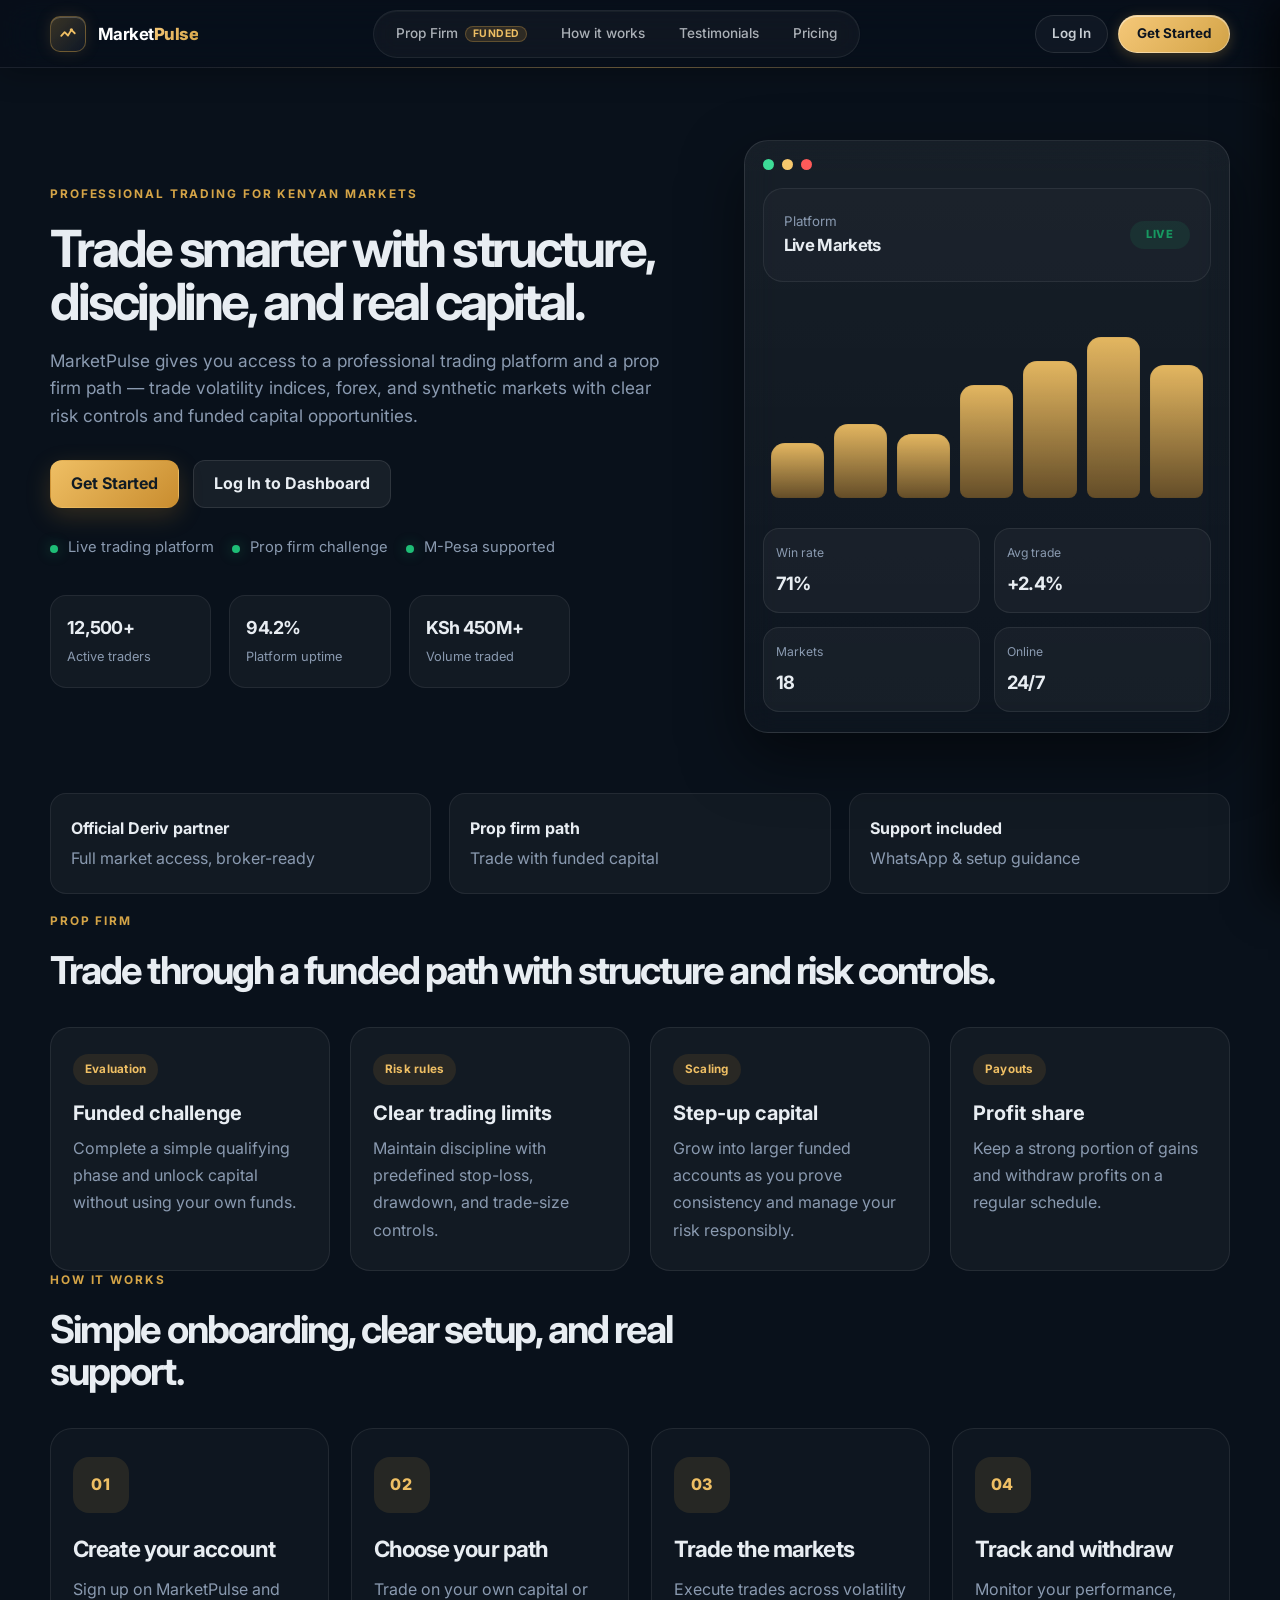
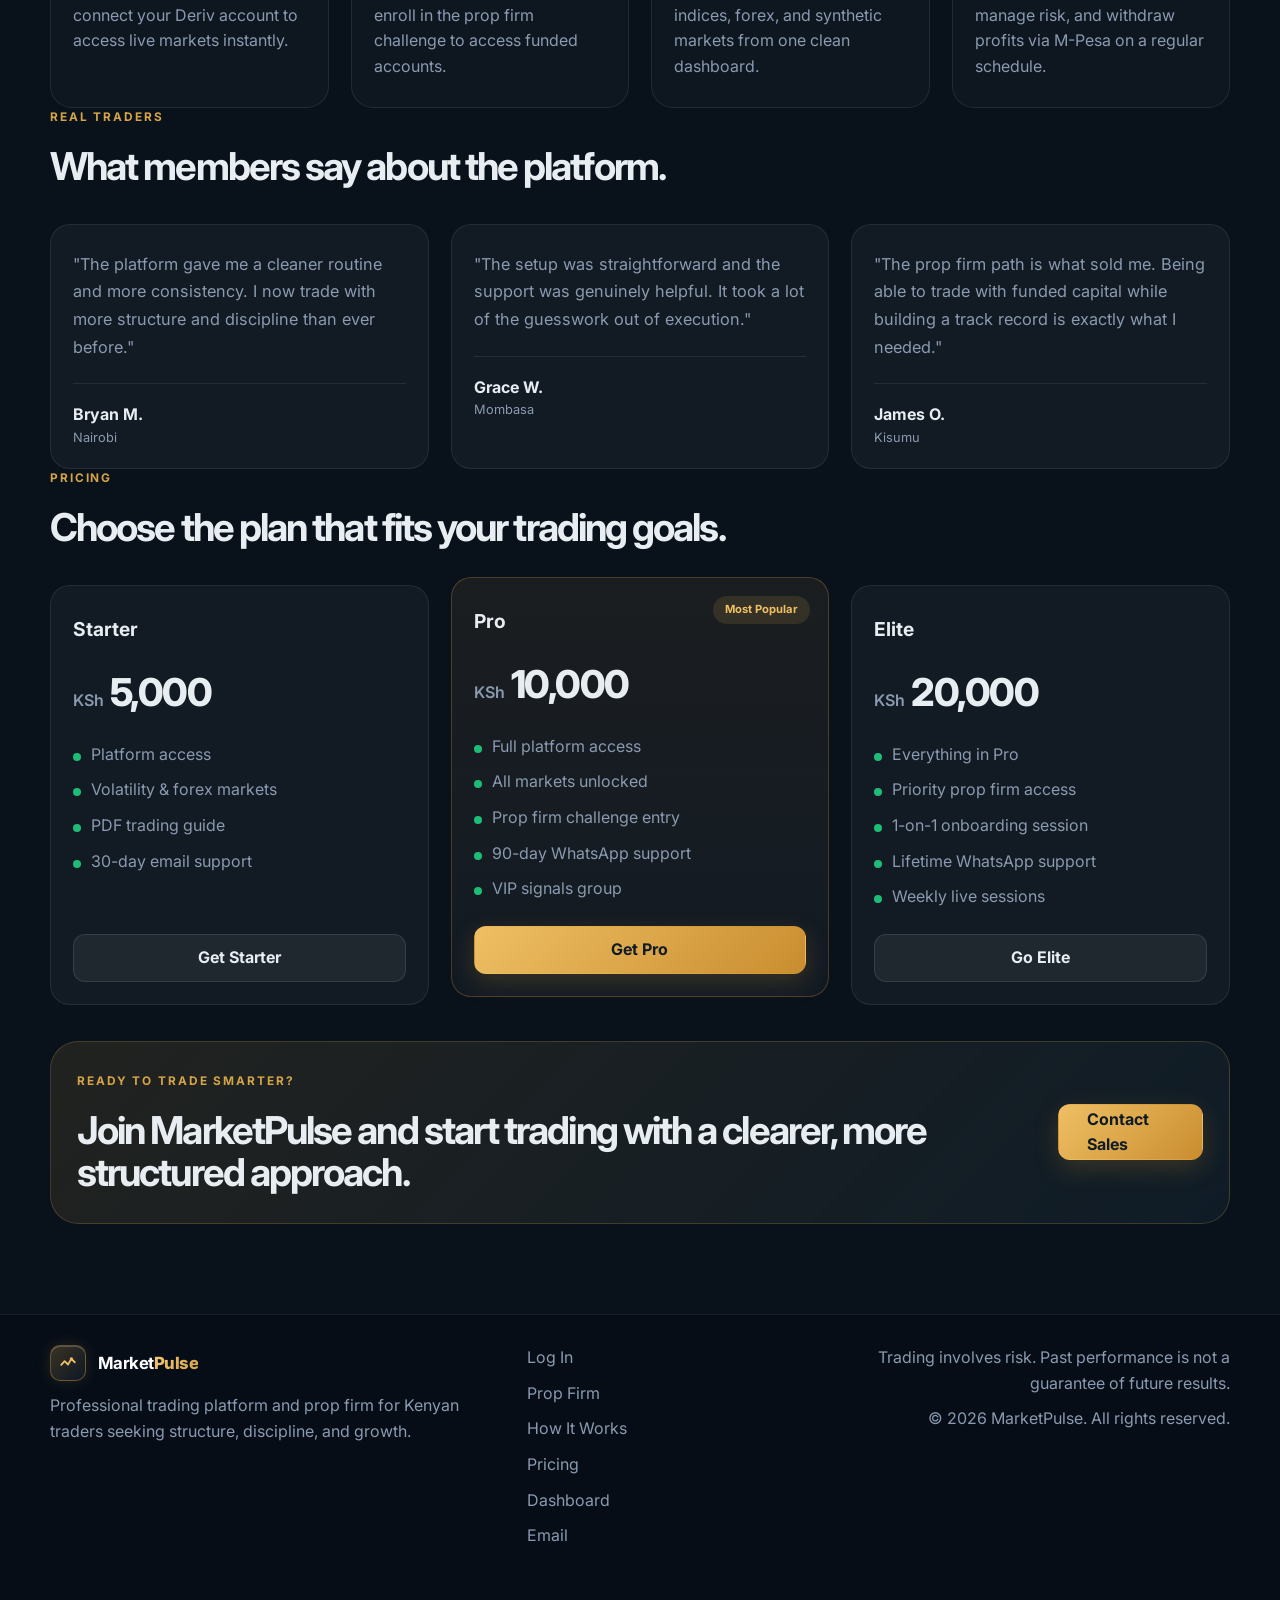
<file: index.html>
<!DOCTYPE html>
<html lang="en">

<head>
  <meta charset="UTF-8" />
  <meta name="viewport" content="width=device-width, initial-scale=1.0" />
  <meta name="description"
    content="MarketPulse — a professional trading platform and prop firm for Kenyan traders. Trade structured markets with discipline, real capital, and clear risk controls." />
  <title>MarketPulse | Professional Trading Platform</title>
  <link rel="preconnect" href="https://fonts.googleapis.com" />
  <link rel="preconnect" href="https://fonts.gstatic.com" crossorigin />
  <link href="https://fonts.googleapis.com/css2?family=Inter:wght@400;500;600;700;800;900&display=swap"
    rel="stylesheet" />
  <link rel="stylesheet" href="styles.css" />
</head>

<body>
  <header class="site-header">
    <div class="container nav-wrap">
      <a href="#top" class="brand" aria-label="MarketPulse home">
        <span class="brand-mark">
          <svg width="18" height="18" viewBox="0 0 24 24" fill="none">
            <path d="M3 14.5L7.5 9.5L12 14L16.5 6.5L21 11" stroke="currentColor" stroke-width="2.4" stroke-linecap="round" stroke-linejoin="round"/>
            <circle cx="16.5" cy="6.5" r="2.2" fill="currentColor"/>
          </svg>
        </span>
        <span class="brand-text">Market<span class="brand-accent">Pulse</span></span>
      </a>

      <nav class="main-nav" aria-label="Main navigation">
        <a href="#propfirm" class="nav-link">Prop Firm <span class="nav-badge">Funded</span></a>
        <a href="#process" class="nav-link">How it works</a>
        <a href="#results" class="nav-link">Testimonials</a>
        <a href="#pricing" class="nav-link">Pricing</a>
      </nav>

      <div class="nav-cta">
        <a href="login.html" class="nav-btn nav-btn-ghost">Log In</a>
        <a href="signup.html" class="nav-btn nav-btn-primary">Get Started</a>
      </div>

      <button class="mobile-site-toggle" id="siteNavToggle" aria-label="Open mobile menu">
        <span class="toggle-bar"></span>
        <span class="toggle-bar"></span>
      </button>
    </div>
  </header>

  <!-- MOBILE SITE DRAWER -->
  <div class="site-nav-overlay" id="siteNavOverlay"></div>
  <div class="site-nav-drawer" id="siteNavDrawer">
    <div class="drawer-header">
      <a href="#top" class="brand">
        <span class="brand-mark">
          <svg width="18" height="18" viewBox="0 0 24 24" fill="none">
            <path d="M3 14.5L7.5 9.5L12 14L16.5 6.5L21 11" stroke="currentColor" stroke-width="2.4" stroke-linecap="round" stroke-linejoin="round"/>
            <circle cx="16.5" cy="6.5" r="2.2" fill="currentColor"/>
          </svg>
        </span>
        <span class="brand-text">Market<span class="brand-accent">Pulse</span></span>
      </a>
      <button class="drawer-close" id="siteNavClose" aria-label="Close menu">&times;</button>
    </div>
    <div class="drawer-actions">
      <a href="signup.html" class="btn btn-primary full">Get Started</a>
      <a href="login.html" class="btn btn-secondary full">Log In to Dashboard</a>
    </div>
    <nav class="drawer-nav">
      <a href="#propfirm" class="drawer-link">
        <span>Prop Firm</span>
        <span class="drawer-link-badge">Funded</span>
      </a>
      <a href="#process" class="drawer-link">
        <span>How It Works</span>
        <span class="drawer-arrow">→</span>
      </a>
      <a href="#results" class="drawer-link">
        <span>Testimonials</span>
        <span class="drawer-arrow">→</span>
      </a>
      <a href="#pricing" class="drawer-link">
        <span>Pricing & Plans</span>
        <span class="drawer-arrow">→</span>
      </a>
      <a href="dashboard.html" class="drawer-link drawer-link-accent">
        <span>Live Dashboard</span>
        <span class="drawer-arrow">→</span>
      </a>
    </nav>
  </div>

  <main id="top">
    <section class="hero">
      <div class="container hero-grid">
        <div class="hero-copy">
          <p class="eyebrow">Professional trading for Kenyan markets</p>
          <h1>Trade smarter with structure, discipline, and real capital.</h1>
          <p class="lead">
            MarketPulse gives you access to a professional trading platform and a
            prop firm path — trade volatility indices, forex, and synthetic markets
            with clear risk controls and funded capital opportunities.
          </p>

          <div class="hero-actions">
            <a href="signup.html" class="btn btn-primary">Get Started</a>
            <a href="login.html" class="btn btn-secondary">Log In to Dashboard</a>
          </div>

          <ul class="trust-list" aria-label="trust features">
            <li>Live trading platform</li>
            <li>Prop firm challenge</li>
            <li>M-Pesa supported</li>
          </ul>

          <div class="stats-row" aria-label="performance metrics">
            <div>
              <strong>12,500+</strong>
              <span>Active traders</span>
            </div>
            <div>
              <strong>94.2%</strong>
              <span>Platform uptime</span>
            </div>
            <div>
              <strong>KSh 450M+</strong>
              <span>Volume traded</span>
            </div>
          </div>
        </div>

        <div class="hero-visual" aria-label="Trading platform preview">
          <div class="dashboard-card main-card">
            <div class="card-head">
              <span class="dot green"></span>
              <span class="dot amber"></span>
              <span class="dot red"></span>
            </div>

            <div class="panel header-panel">
              <div>
                <small>Platform</small>
                <strong>Live Markets</strong>
              </div>
              <span class="badge live">LIVE</span>
            </div>

            <div class="chart-bars" aria-hidden="true">
              <span style="height: 28%"></span>
              <span style="height: 38%"></span>
              <span style="height: 33%"></span>
              <span style="height: 58%"></span>
              <span style="height: 70%"></span>
              <span style="height: 82%"></span>
              <span style="height: 68%"></span>
            </div>

            <div class="mini-grid">
              <div class="mini-tile">
                <span>Win rate</span>
                <strong>71%</strong>
              </div>
              <div class="mini-tile">
                <span>Avg trade</span>
                <strong>+2.4%</strong>
              </div>
              <div class="mini-tile">
                <span>Markets</span>
                <strong>18</strong>
              </div>
              <div class="mini-tile">
                <span>Online</span>
                <strong>24/7</strong>
              </div>
            </div>
          </div>
        </div>
      </div>
    </section>

    <section class="feature-strip">
      <div class="container feature-strip-wrap">
        <div class="feature-item">
          <strong>Official Deriv partner</strong>
          <span>Full market access, broker-ready</span>
        </div>
        <div class="feature-item">
          <strong>Prop firm path</strong>
          <span>Trade with funded capital</span>
        </div>
        <div class="feature-item">
          <strong>Support included</strong>
          <span>WhatsApp & setup guidance</span>
        </div>
      </div>
    </section>

    <section id="propfirm" class="section section-alt">
      <div class="container">
        <div class="section-heading">
          <p class="eyebrow accent">Prop firm</p>
          <h2>Trade through a funded path with structure and risk controls.</h2>
        </div>

        <div class="prop-firm-grid">
          <div class="prop-card">
            <span class="prop-card-tag">Evaluation</span>
            <h3>Funded challenge</h3>
            <p>Complete a simple qualifying phase and unlock capital without using your own funds.</p>
          </div>
          <div class="prop-card">
            <span class="prop-card-tag">Risk rules</span>
            <h3>Clear trading limits</h3>
            <p>Maintain discipline with predefined stop-loss, drawdown, and trade-size controls.</p>
          </div>
          <div class="prop-card">
            <span class="prop-card-tag">Scaling</span>
            <h3>Step-up capital</h3>
            <p>Grow into larger funded accounts as you prove consistency and manage your risk responsibly.</p>
          </div>
          <div class="prop-card">
            <span class="prop-card-tag">Payouts</span>
            <h3>Profit share</h3>
            <p>Keep a strong portion of gains and withdraw profits on a regular schedule.</p>
          </div>
        </div>
      </div>
    </section>

    <section id="process" class="section">
      <div class="container">
        <div class="section-heading narrow">
          <p class="eyebrow accent">How it works</p>
          <h2>Simple onboarding, clear setup, and real support.</h2>
        </div>

        <div class="steps-grid">
          <div class="step-item">
            <span class="step-number">01</span>
            <h3>Create your account</h3>
            <p>Sign up on MarketPulse and connect your Deriv account to access live markets instantly.</p>
          </div>
          <div class="step-item">
            <span class="step-number">02</span>
            <h3>Choose your path</h3>
            <p>Trade on your own capital or enroll in the prop firm challenge to access funded accounts.</p>
          </div>
          <div class="step-item">
            <span class="step-number">03</span>
            <h3>Trade the markets</h3>
            <p>Execute trades across volatility indices, forex, and synthetic markets from one clean dashboard.</p>
          </div>
          <div class="step-item">
            <span class="step-number">04</span>
            <h3>Track and withdraw</h3>
            <p>Monitor your performance, manage risk, and withdraw profits via M-Pesa on a regular schedule.</p>
          </div>
        </div>
      </div>
    </section>

    <section id="results" class="section section-alt">
      <div class="container">
        <div class="section-heading">
          <p class="eyebrow accent">Real traders</p>
          <h2>What members say about the platform.</h2>
        </div>

        <div class="testimonial-grid">
          <blockquote class="quote-card">
            <p>"The platform gave me a cleaner routine and more consistency. I now trade with more structure and discipline than ever before."</p>
            <footer>
              <strong>Bryan M.</strong>
              <span>Nairobi</span>
            </footer>
          </blockquote>

          <blockquote class="quote-card">
            <p>"The setup was straightforward and the support was genuinely helpful. It took a lot of the guesswork out of execution."</p>
            <footer>
              <strong>Grace W.</strong>
              <span>Mombasa</span>
            </footer>
          </blockquote>

          <blockquote class="quote-card">
            <p>"The prop firm path is what sold me. Being able to trade with funded capital while building a track record is exactly what I needed."</p>
            <footer>
              <strong>James O.</strong>
              <span>Kisumu</span>
            </footer>
          </blockquote>
        </div>
      </div>
    </section>

    <section id="pricing" class="section">
      <div class="container">
        <div class="section-heading">
          <p class="eyebrow accent">Pricing</p>
          <h2>Choose the plan that fits your trading goals.</h2>
        </div>

        <div class="pricing-grid">
          <div class="price-card">
            <p class="plan-name">Starter</p>
            <div class="price-row">
              <span class="currency">KSh</span>
              <span class="price">5,000</span>
            </div>
            <ul>
              <li>Platform access</li>
              <li>Volatility & forex markets</li>
              <li>PDF trading guide</li>
              <li>30-day email support</li>
            </ul>
            <a href="#contact" class="btn btn-secondary full">Get Starter</a>
          </div>

          <div class="price-card featured-plan">
            <div class="popular-badge">Most Popular</div>
            <p class="plan-name">Pro</p>
            <div class="price-row">
              <span class="currency">KSh</span>
              <span class="price">10,000</span>
            </div>
            <ul>
              <li>Full platform access</li>
              <li>All markets unlocked</li>
              <li>Prop firm challenge entry</li>
              <li>90-day WhatsApp support</li>
              <li>VIP signals group</li>
            </ul>
            <a href="#contact" class="btn btn-primary full">Get Pro</a>
          </div>

          <div class="price-card">
            <p class="plan-name">Elite</p>
            <div class="price-row">
              <span class="currency">KSh</span>
              <span class="price">20,000</span>
            </div>
            <ul>
              <li>Everything in Pro</li>
              <li>Priority prop firm access</li>
              <li>1-on-1 onboarding session</li>
              <li>Lifetime WhatsApp support</li>
              <li>Weekly live sessions</li>
            </ul>
            <a href="#contact" class="btn btn-secondary full">Go Elite</a>
          </div>
        </div>
      </div>
    </section>

    <section class="cta-band" id="contact">
      <div class="container cta-inner">
        <div>
          <p class="eyebrow accent">Ready to trade smarter?</p>
          <h2>Join MarketPulse and start trading with a clearer, more structured approach.</h2>
        </div>
        <a href="mailto:hello@marketpulse.co.ke" class="btn btn-primary large">Contact Sales</a>
      </div>
    </section>
  </main>

  <footer class="site-footer">
    <div class="container footer-content">
      <div>
        <a href="#top" class="brand footer-brand">
          <span class="brand-mark">
            <svg width="18" height="18" viewBox="0 0 24 24" fill="none">
              <path d="M3 14.5L7.5 9.5L12 14L16.5 6.5L21 11" stroke="currentColor" stroke-width="2.4" stroke-linecap="round" stroke-linejoin="round"/>
              <circle cx="16.5" cy="6.5" r="2.2" fill="currentColor"/>
            </svg>
          </span>
          <span class="brand-text">Market<span class="brand-accent">Pulse</span></span>
        </a>
        <p>Professional trading platform and prop firm for Kenyan traders seeking structure, discipline, and growth.</p>
      </div>

      <div class="footer-links">
        <a href="login.html">Log In</a>
        <a href="#propfirm">Prop Firm</a>
        <a href="#process">How It Works</a>
        <a href="#pricing">Pricing</a>
        <a href="dashboard.html">Dashboard</a>
        <a href="mailto:hello@marketpulse.co.ke">Email</a>
      </div>

      <div class="footer-note">
        <p>Trading involves risk. Past performance is not a guarantee of future results.</p>
        <p>© <span id="year"></span> MarketPulse. All rights reserved.</p>
      </div>
    </div>
  </footer>

  <script src="script.js"></script>
</body>

</html>
</file>
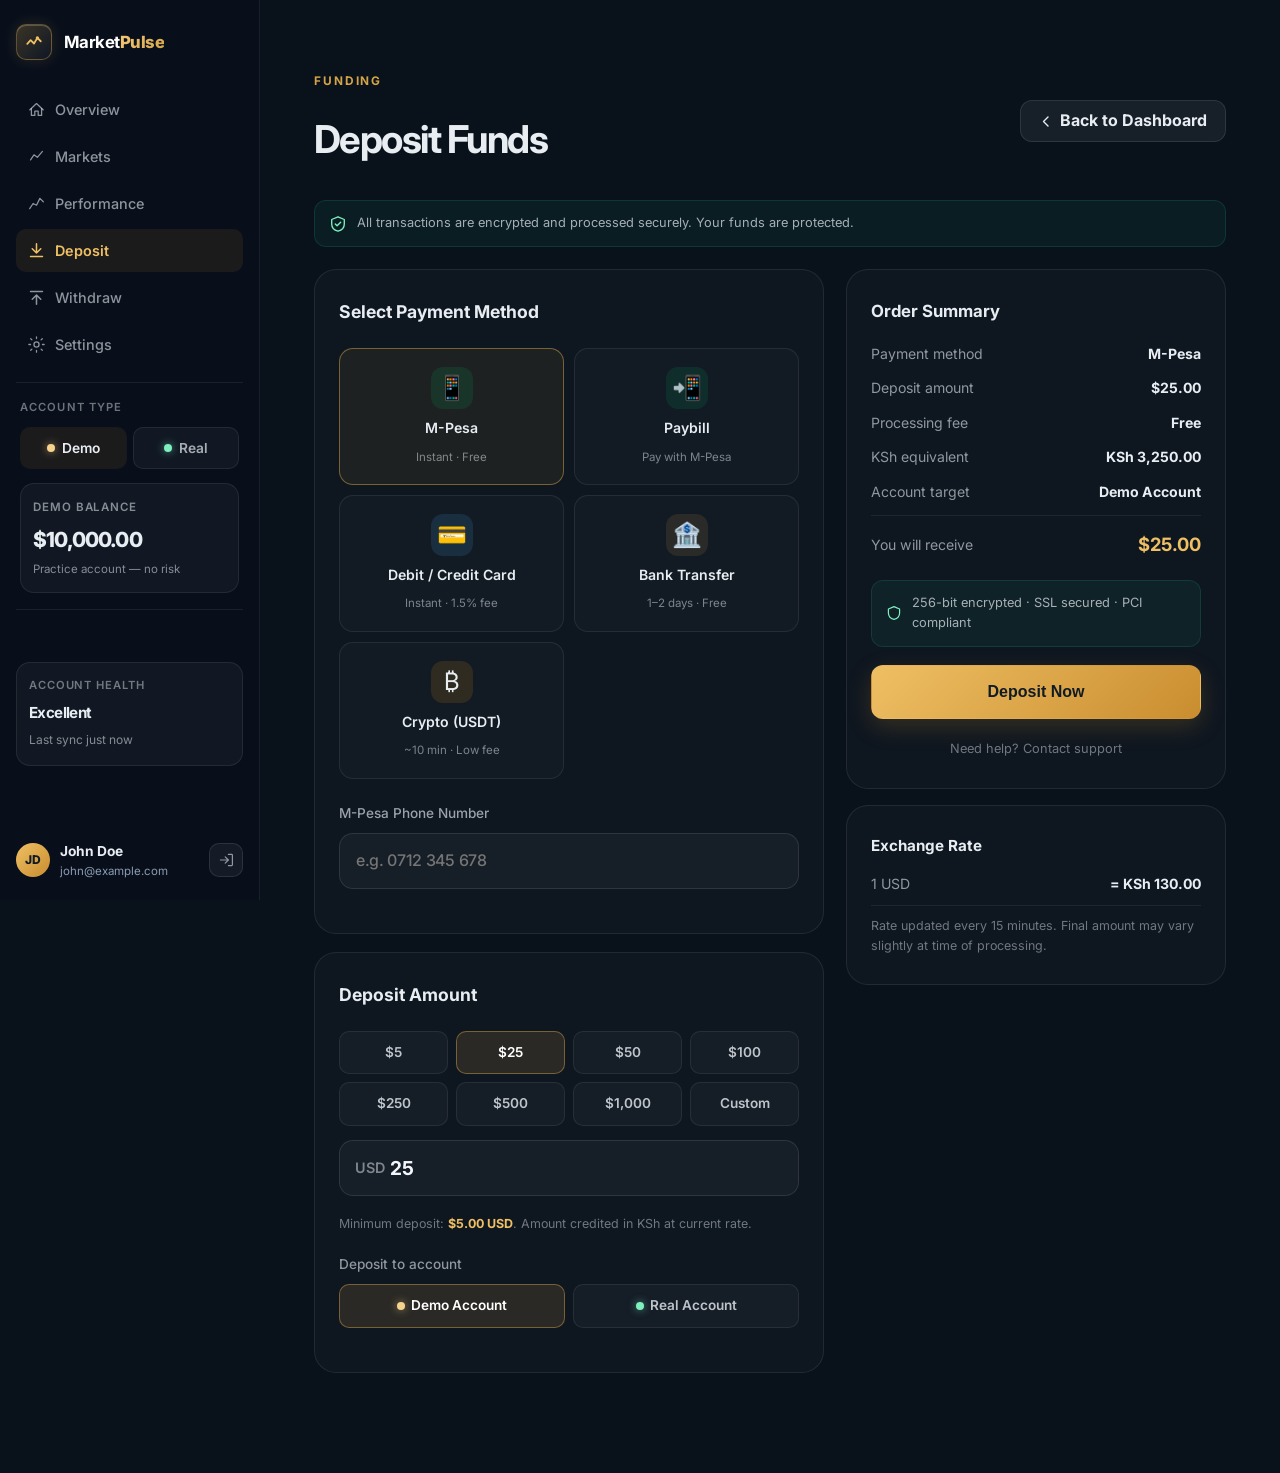
<file: deposit.html>
<!DOCTYPE html>
<html lang="en">

<head>
    <meta charset="UTF-8" />
    <meta name="viewport" content="width=device-width, initial-scale=1.0" />
    <title>MarketPulse | Deposit Funds</title>
    <link rel="preconnect" href="https://fonts.googleapis.com" />
    <link rel="preconnect" href="https://fonts.gstatic.com" crossorigin />
    <link href="https://fonts.googleapis.com/css2?family=Inter:wght@300;400;500;600;700;800&display=swap"
        rel="stylesheet" />
    <link rel="stylesheet" href="styles.css" />
</head>

<body class="dashboard-body">
    <div class="dashboard-shell">
        <button class="mobile-menu-toggle" id="mobileMenuToggle" aria-label="Open sidebar">
            <svg width="20" height="20" viewBox="0 0 20 20" fill="none">
                <rect y="3" width="20" height="2" rx="1" fill="currentColor" />
                <rect y="9" width="20" height="2" rx="1" fill="currentColor" />
                <rect y="15" width="20" height="2" rx="1" fill="currentColor" />
            </svg>
        </button>
        <div class="sidebar-overlay" id="sidebarOverlay"></div>

        <!-- SIDEBAR -->
        <aside class="sidebar" id="sidebar">
            <div class="brand sidebar-brand">
                <span class="brand-mark">
                    <svg width="18" height="18" viewBox="0 0 24 24" fill="none">
                        <path d="M3 14.5L7.5 9.5L12 14L16.5 6.5L21 11" stroke="currentColor" stroke-width="2.4" stroke-linecap="round" stroke-linejoin="round"/>
                        <circle cx="16.5" cy="6.5" r="2.2" fill="currentColor"/>
                    </svg>
                </span>
                <span class="brand-text">Market<span class="brand-accent">Pulse</span></span>
            </div>

            <nav class="sidebar-nav" aria-label="Sidebar navigation">
                <a href="dashboard.html" class="nav-item">
                    <svg class="nav-icon" viewBox="0 0 20 20" fill="none">
                        <path d="M2 10.5L10 3l8 7.5" stroke="currentColor" stroke-width="1.5" stroke-linecap="round"
                            stroke-linejoin="round" />
                        <path d="M4 9v8h4v-5h4v5h4V9" stroke="currentColor" stroke-width="1.5" stroke-linecap="round"
                            stroke-linejoin="round" />
                    </svg>
                    Overview
                </a>
                <a href="dashboard.html#markets-tab" class="nav-item">
                    <svg class="nav-icon" viewBox="0 0 20 20" fill="none">
                        <polyline points="3,14 7,8 11,11 17,4" stroke="currentColor" stroke-width="1.5"
                            stroke-linecap="round" stroke-linejoin="round" />
                    </svg>
                    Markets
                </a>
                <a href="dashboard.html#performance-tab" class="nav-item">
                    <svg class="nav-icon" viewBox="0 0 20 20" fill="none">
                        <path d="M2 16l4-6 4 2 4-8 4 4" stroke="currentColor" stroke-width="1.5" stroke-linecap="round"
                            stroke-linejoin="round" />
                    </svg>
                    Performance
                </a>
                <a href="deposit.html" class="nav-item active">
                    <svg class="nav-icon" viewBox="0 0 20 20" fill="none">
                        <path d="M10 2v11M5 8l5 5 5-5M3 17h14" stroke="currentColor" stroke-width="1.8"
                            stroke-linecap="round" stroke-linejoin="round" />
                    </svg>
                    Deposit
                </a>
                <a href="withdraw.html" class="nav-item">
                    <svg class="nav-icon" viewBox="0 0 20 20" fill="none">
                        <path d="M10 18V7m0 0L5 12m5-5l5 5M3 3h14" stroke="currentColor" stroke-width="1.8"
                            stroke-linecap="round" stroke-linejoin="round" />
                    </svg>
                    Withdraw
                </a>
                <a href="settings.html" class="nav-item">
                    <svg class="nav-icon" viewBox="0 0 20 20" fill="none">
                        <circle cx="10" cy="10" r="3" stroke="currentColor" stroke-width="1.5" />
                        <path
                            d="M10 1v2M10 17v2M1 10h2M17 10h2M3.2 3.2l1.4 1.4M15.4 15.4l1.4 1.4M3.2 16.8l1.4-1.4M15.4 4.6l1.4-1.4"
                            stroke="currentColor" stroke-width="1.5" stroke-linecap="round" />
                    </svg>
                    Settings
                </a>
            </nav>

            <div class="sidebar-divider"></div>

            <div class="account-switcher" id="accountSwitcher">
                <span class="sidebar-section-label">Account type</span>
                <div class="account-toggle-group">
                    <button class="account-toggle-btn active" data-account="demo" id="demoBtn">
                        <span class="acct-dot demo-dot"></span>
                        Demo
                    </button>
                    <button class="account-toggle-btn" data-account="real" id="realBtn">
                        <span class="acct-dot real-dot"></span>
                        Real
                    </button>
                </div>
                <div class="account-balance-display">
                    <span class="acct-balance-label" id="acctLabel">Demo Balance</span>
                    <strong class="acct-balance-value" id="acctBalance">KSh 10,000.00</strong>
                    <small class="acct-balance-sub" id="acctSub">Practice account — no risk</small>
                </div>
            </div>

            <div class="sidebar-divider"></div>

            <div class="sidebar-card">
                <span class="mute-label">Account health</span>
                <strong>Excellent</strong>
                <small>Last sync just now</small>
            </div>

            <div class="sidebar-footer">
                <div class="user-pill">
                    <div class="user-avatar">JD</div>
                    <div class="user-info">
                        <strong>John Doe</strong>
                        <small>john@example.com</small>
                    </div>
                </div>
                <a href="login.html" class="sidebar-logout">
                    <svg viewBox="0 0 20 20" fill="none" width="16" height="16">
                        <path d="M13 3h4a1 1 0 011 1v12a1 1 0 01-1 1h-4M9 14l4-4-4-4M13 10H3" stroke="currentColor"
                            stroke-width="1.5" stroke-linecap="round" stroke-linejoin="round" />
                    </svg>
                </a>
            </div>
        </aside>

        <!-- MAIN CONTENT -->
        <main class="dashboard-main">
            <div class="deposit-shell">
                <div class="deposit-header">
                    <div>
                        <p class="eyebrow accent">Funding</p>
                        <h1>Deposit Funds</h1>
                    </div>
                    <a href="dashboard.html" class="btn btn-secondary small-btn">
                        <svg width="15" height="15" viewBox="0 0 20 20" fill="none" style="margin-right:6px">
                            <path d="M12 4L6 10l6 6" stroke="currentColor" stroke-width="1.8" stroke-linecap="round"
                                stroke-linejoin="round" />
                        </svg>
                        Back to Dashboard
                    </a>
                </div>

                <!-- Alert banner -->
                <div class="deposit-security-note" style="margin-bottom:22px;">
                    <svg width="18" height="18" viewBox="0 0 20 20" fill="none">
                        <path d="M10 2l7 3v5c0 4-3 7-7 8-4-1-7-4-7-8V5z" stroke="currentColor" stroke-width="1.5"
                            stroke-linecap="round" stroke-linejoin="round" />
                        <path d="M7 10l2 2 4-4" stroke="currentColor" stroke-width="1.5" stroke-linecap="round"
                            stroke-linejoin="round" />
                    </svg>
                    All transactions are encrypted and processed securely. Your funds are protected.
                </div>

                <div class="deposit-grid">
                    <!-- LEFT: Form -->
                    <div>
                        <!-- Payment Method -->
                        <div class="deposit-panel" style="margin-bottom:18px;">
                            <h3>Select Payment Method</h3>
                            <div class="method-grid" id="methodGrid">
                                <div class="method-card selected" data-method="mpesa">
                                    <div class="method-icon" style="background:rgba(0,168,89,0.14);font-size:1.5rem;">📱
                                    </div>
                                    <strong>M-Pesa</strong>
                                    <small>Instant · Free</small>
                                </div>
                                <a class="method-card" href="paybill.html" style="color:inherit;text-decoration:none;">
                                    <div class="method-icon" style="background:rgba(0,168,89,0.14);font-size:1.5rem;">📲
                                    </div>
                                    <strong>Paybill</strong>
                                    <small>Pay with M-Pesa</small>
                                </a>
                                <div class="method-card" data-method="card">
                                    <div class="method-icon" style="background:rgba(76,188,255,0.12);font-size:1.5rem;">
                                        💳</div>
                                    <strong>Debit / Credit Card</strong>
                                    <small>Instant · 1.5% fee</small>
                                </div>
                                <div class="method-card" data-method="bank">
                                    <div class="method-icon" style="background:rgba(212,164,71,0.12);font-size:1.5rem;">
                                        🏦</div>
                                    <strong>Bank Transfer</strong>
                                    <small>1–2 days · Free</small>
                                </div>
                                <div class="method-card" data-method="crypto">
                                    <div class="method-icon" style="background:rgba(255,165,0,0.12);font-size:1.5rem;">₿
                                    </div>
                                    <strong>Crypto (USDT)</strong>
                                    <small>~10 min · Low fee</small>
                                </div>
                            </div>

                            <!-- M-Pesa details (default) -->
                            <div id="methodDetails">
                                <div id="mpesaDetails">
                                    <label style="display:flex;flex-direction:column;gap:8px;margin-bottom:16px;">
                                        <span
                                            style="font-size:0.85rem;color:rgba(232,237,242,0.65);font-weight:500;">M-Pesa
                                            Phone Number</span>
                                        <input type="tel" placeholder="e.g. 0712 345 678" class="amount-input"
                                            style="padding-left:16px;font-size:1rem;font-weight:500;" id="mpesaPhone" />
                                    </label>
                                </div>
                                <div id="cardDetails" style="display:none;">
                                    <label style="display:flex;flex-direction:column;gap:8px;margin-bottom:16px;">
                                        <span
                                            style="font-size:0.85rem;color:rgba(232,237,242,0.65);font-weight:500;">Card
                                            Number</span>
                                        <input type="text" placeholder="1234 5678 9012 3456" class="amount-input"
                                            style="padding-left:16px;font-size:1rem;font-weight:500;" maxlength="19" />
                                    </label>
                                    <div style="display:grid;grid-template-columns:1fr 1fr;gap:12px;">
                                        <label style="display:flex;flex-direction:column;gap:8px;">
                                            <span
                                                style="font-size:0.85rem;color:rgba(232,237,242,0.65);font-weight:500;">Expiry</span>
                                            <input type="text" placeholder="MM / YY" class="amount-input"
                                                style="padding-left:16px;font-size:0.95rem;" maxlength="7" />
                                        </label>
                                        <label style="display:flex;flex-direction:column;gap:8px;">
                                            <span
                                                style="font-size:0.85rem;color:rgba(232,237,242,0.65);font-weight:500;">CVV</span>
                                            <input type="password" placeholder="•••" class="amount-input"
                                                style="padding-left:16px;font-size:0.95rem;" maxlength="4" />
                                        </label>
                                    </div>
                                </div>
                                <div id="bankDetails" style="display:none;">
                                    <div
                                        style="padding:16px;border-radius:14px;background:rgba(255,255,255,0.03);border:1px solid rgba(255,255,255,0.07);font-size:0.87rem;line-height:1.8;">
                                        <strong style="display:block;margin-bottom:10px;">Bank Transfer Details</strong>
                                        <div><span style="color:rgba(232,237,242,0.5);">Bank Name:</span> &nbsp;Equity
                                            Bank Kenya</div>
                                        <div><span style="color:rgba(232,237,242,0.5);">Account Name:</span>
                                            &nbsp;MarketPulse Ltd</div>
                                        <div><span style="color:rgba(232,237,242,0.5);">Account No:</span>
                                            &nbsp;1234056789012</div>
                                        <div><span style="color:rgba(232,237,242,0.5);">Branch:</span> &nbsp;Upper Hill,
                                            Nairobi</div>
                                        <div style="margin-top:10px;color:rgba(232,237,242,0.5);font-size:0.8rem;">
                                            Reference: Use your registered email as payment reference.</div>
                                    </div>
                                </div>
                                <div id="cryptoDetails" style="display:none;">
                                    <div
                                        style="padding:16px;border-radius:14px;background:rgba(255,255,255,0.03);border:1px solid rgba(255,255,255,0.07);font-size:0.87rem;line-height:1.8;">
                                        <strong style="display:block;margin-bottom:10px;">Send USDT (TRC-20)</strong>
                                        <div
                                            style="font-family:monospace;font-size:0.82rem;background:rgba(255,255,255,0.04);padding:10px 12px;border-radius:10px;border:1px solid rgba(255,255,255,0.08);word-break:break-all;margin-bottom:10px;">
                                            TQd4YWxz8KmVvNHh3kFReKFGhvnE2YrWXa
                                        </div>
                                        <div style="color:rgba(232,237,242,0.5);font-size:0.78rem;">Only send USDT via
                                            TRC-20. Other networks may result in loss of funds.</div>
                                    </div>
                                </div>
                            </div>
                        </div>

                        <!-- Amount -->
                        <div class="deposit-panel">
                            <h3>Deposit Amount</h3>
                            <div class="amount-presets" id="amountPresets">
                                <button class="preset-btn" data-amount="5">$5</button>
                                <button class="preset-btn active" data-amount="25">$25</button>
                                <button class="preset-btn" data-amount="50">$50</button>
                                <button class="preset-btn" data-amount="100">$100</button>
                                <button class="preset-btn" data-amount="250">$250</button>
                                <button class="preset-btn" data-amount="500">$500</button>
                                <button class="preset-btn" data-amount="1000">$1,000</button>
                                <button class="preset-btn" data-amount="custom">Custom</button>
                            </div>
                            <div class="amount-input-wrap">
                                <span class="amount-currency-label">USD</span>
                                <input type="number" class="amount-input" id="depositAmount" value="25" min="5" step="1"
                                    placeholder="25" />
                            </div>
                            <span class="min-note">Minimum deposit: <b>$5.00 USD</b>. Amount credited in KSh at current
                                rate.</span>
                            <div id="minError" style="display:none;color:#ff8a8a;font-size:0.82rem;margin-bottom:12px;">
                                ⚠ Minimum deposit amount is $5.00 USD.
                            </div>

                            <!-- Account target -->
                            <div style="margin-bottom:16px;">
                                <span
                                    style="display:block;font-size:0.85rem;color:rgba(232,237,242,0.6);font-weight:500;margin-bottom:8px;">Deposit
                                    to account</span>
                                <div style="display:grid;grid-template-columns:1fr 1fr;gap:8px;">
                                    <button class="preset-btn active" id="targetDemo" onclick="selectTarget('demo')">
                                        <span class="acct-dot demo-dot"
                                            style="display:inline-block;margin-right:6px;vertical-align:middle;"></span>Demo
                                        Account
                                    </button>
                                    <button class="preset-btn" id="targetReal" onclick="selectTarget('real')">
                                        <span class="acct-dot real-dot"
                                            style="display:inline-block;margin-right:6px;vertical-align:middle;"></span>Real
                                        Account
                                    </button>
                                </div>
                            </div>
                        </div>
                    </div>

                    <!-- RIGHT: Summary -->
                    <div>
                        <div class="deposit-summary">
                            <h3>Order Summary</h3>
                            <div class="summary-rows">
                                <div class="summary-row">
                                    <span>Payment method</span>
                                    <strong id="summaryMethod">M-Pesa</strong>
                                </div>
                                <div class="summary-row">
                                    <span>Deposit amount</span>
                                    <strong id="summaryAmount">$25.00</strong>
                                </div>
                                <div class="summary-row">
                                    <span>Processing fee</span>
                                    <strong id="summaryFee">Free</strong>
                                </div>
                                <div class="summary-row">
                                    <span>KSh equivalent</span>
                                    <strong id="summaryKsh">KSh 3,250.00</strong>
                                </div>
                                <div class="summary-row">
                                    <span>Account target</span>
                                    <strong id="summaryTarget">Demo Account</strong>
                                </div>
                                <div class="summary-row total">
                                    <span>You will receive</span>
                                    <strong id="summaryTotal">$25.00</strong>
                                </div>
                            </div>

                            <div class="deposit-security-note">
                                <svg width="16" height="16" viewBox="0 0 20 20" fill="none">
                                    <path d="M10 2l7 3v5c0 4-3 7-7 8-4-1-7-4-7-8V5z" stroke="currentColor"
                                        stroke-width="1.5" stroke-linecap="round" stroke-linejoin="round" />
                                </svg>
                                256-bit encrypted · SSL secured · PCI compliant
                            </div>

                            <button class="btn btn-primary" style="width:100%;min-height:54px;font-size:1rem;"
                                id="depositBtn" onclick="processDeposit()">
                                Deposit Now
                            </button>

                            <!-- Success message (hidden by default) -->
                            <div id="depositSuccess" style="display:none;text-align:center;padding:20px 0;">
                                <div style="font-size:2.5rem;margin-bottom:10px;">✅</div>
                                <strong style="display:block;font-size:1.1rem;margin-bottom:6px;">Deposit
                                    Initiated!</strong>
                                <small style="color:rgba(232,237,242,0.6);">Your funds will be credited within a few
                                    minutes.</small>
                                <a href="dashboard.html" class="btn btn-secondary"
                                    style="margin-top:16px;width:100%;">Go to Dashboard</a>
                            </div>

                            <div style="margin-top:16px;text-align:center;">
                                <a href="#" style="font-size:0.8rem;color:rgba(232,237,242,0.45);">Need help? Contact
                                    support</a>
                            </div>
                        </div>

                        <!-- Rate info card -->
                        <div class="deposit-panel" style="margin-top:16px;">
                            <h3 style="font-size:0.95rem;margin-bottom:14px;">Exchange Rate</h3>
                            <div
                                style="display:flex;justify-content:space-between;align-items:center;font-size:0.88rem;">
                                <span style="color:rgba(232,237,242,0.6);">1 USD</span>
                                <span style="font-weight:700;" id="exchangeRate">= KSh 130.00</span>
                            </div>
                            <div style="height:1px;background:rgba(255,255,255,0.07);margin:10px 0;"></div>
                            <p style="margin:0;font-size:0.78rem;color:rgba(232,237,242,0.45);line-height:1.6;">
                                Rate updated every 15 minutes. Final amount may vary slightly at time of processing.
                            </p>
                        </div>
                    </div>
                </div>
            </div>
        </main>
    </div>

    <script src="script.js"></script>
    <script>
        // ── Deposit page logic ──────────────────────────────────────
        const USD_TO_KSH = 130;
        const fees = { mpesa: 0, card: 0.015, bank: 0, crypto: 0.005 };
        let selectedMethod = 'mpesa';
        let selectedTarget = 'demo';

        // Method cards
        document.querySelectorAll('.method-card').forEach((card) => {
            card.addEventListener('click', () => {
                document.querySelectorAll('.method-card').forEach((c) => c.classList.remove('selected'));
                card.classList.add('selected');
                selectedMethod = card.dataset.method;

                // Show/hide detail panels
                ['mpesa', 'card', 'bank', 'crypto'].forEach((m) => {
                    const el = document.getElementById(m + 'Details');
                    if (el) el.style.display = m === selectedMethod ? '' : 'none';
                });

                updateSummary();
            });
        });

        // Preset buttons
        document.querySelectorAll('.preset-btn[data-amount]').forEach((btn) => {
            btn.addEventListener('click', () => {
                document.querySelectorAll('.preset-btn[data-amount]').forEach((b) => b.classList.remove('active'));
                btn.classList.add('active');
                if (btn.dataset.amount !== 'custom') {
                    document.getElementById('depositAmount').value = btn.dataset.amount;
                    updateSummary();
                } else {
                    document.getElementById('depositAmount').focus();
                }
            });
        });

        document.getElementById('depositAmount').addEventListener('input', updateSummary);

        function selectTarget(t) {
            selectedTarget = t;
            document.getElementById('targetDemo').classList.toggle('active', t === 'demo');
            document.getElementById('targetReal').classList.toggle('active', t === 'real');
            document.getElementById('summaryTarget').textContent = t === 'demo' ? 'Demo Account' : 'Real Account';
        }

        function updateSummary() {
            const amount = parseFloat(document.getElementById('depositAmount').value) || 0;
            const fee = fees[selectedMethod] || 0;
            const feeAmt = amount * fee;
            const total = amount - feeAmt;
            const ksh = total * USD_TO_KSH;
            const methodNames = { mpesa: 'M-Pesa', card: 'Debit / Credit Card', bank: 'Bank Transfer', crypto: 'Crypto (USDT)' };

            document.getElementById('summaryMethod').textContent = methodNames[selectedMethod] || selectedMethod;
            document.getElementById('summaryAmount').textContent = '$' + amount.toFixed(2);
            document.getElementById('summaryFee').textContent = fee === 0 ? 'Free' : '-$' + feeAmt.toFixed(2) + ' (' + (fee * 100) + '%)';
            document.getElementById('summaryKsh').textContent = 'KSh ' + ksh.toLocaleString('en-KE', { minimumFractionDigits: 2, maximumFractionDigits: 2 });
            document.getElementById('summaryTotal').textContent = '$' + total.toFixed(2);

            const minErr = document.getElementById('minError');
            minErr.style.display = amount > 0 && amount < 5 ? '' : 'none';
        }

        function processDeposit() {
            const amount = parseFloat(document.getElementById('depositAmount').value) || 0;
            if (amount < 5) {
                document.getElementById('minError').style.display = '';
                document.getElementById('depositAmount').focus();
                return;
            }
            const btn = document.getElementById('depositBtn');
            btn.textContent = 'Processing…';
            btn.disabled = true;
            setTimeout(() => {
                btn.style.display = 'none';
                document.getElementById('depositSuccess').style.display = '';
            }, 1800);
        }

        updateSummary();
    </script>
</body>

</html>
</file>
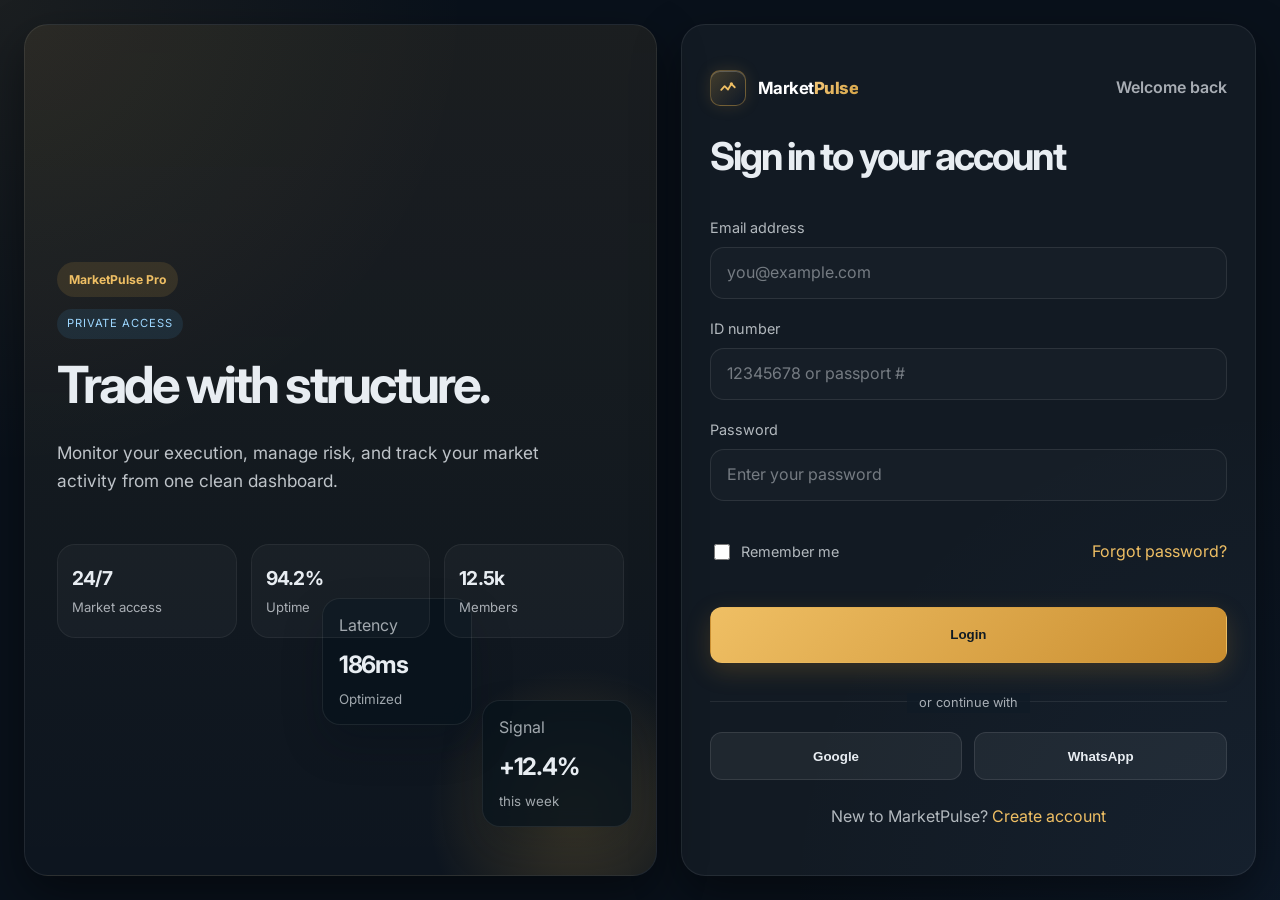
<file: login.html>
<!DOCTYPE html>
<html lang="en">
  <head>
    <meta charset="UTF-8" />
    <meta name="viewport" content="width=device-width, initial-scale=1.0" />
    <title>MarketPulse | Login</title>
    <link rel="preconnect" href="https://fonts.googleapis.com" />
    <link rel="preconnect" href="https://fonts.gstatic.com" crossorigin />
    <link href="https://fonts.googleapis.com/css2?family=Inter:wght@400;500;600;700;800;900&display=swap" rel="stylesheet" />
    <link rel="stylesheet" href="styles.css" />
  </head>
  <body class="auth-body">
    <div class="auth-shell">
      <div class="auth-panel auth-visual">
        <div class="auth-badge">MarketPulse Pro</div>
        <div class="secure-tag">Private access</div>
        <h1>Trade with structure.</h1>
        <p>
          Monitor your execution, manage risk, and track your market
          activity from one clean dashboard.
        </p>

        <div class="mini-highlight-grid">
          <div>
            <strong>24/7</strong>
            <span>Market access</span>
          </div>
          <div>
            <strong>94.2%</strong>
            <span>Uptime</span>
          </div>
          <div>
            <strong>12.5k</strong>
            <span>Members</span>
          </div>
        </div>

        <div class="floating-card floating-card-one">
          <span>Signal</span>
          <strong>+12.4%</strong>
          <small>this week</small>
        </div>
        <div class="floating-card floating-card-two">
          <span>Latency</span>
          <strong>186ms</strong>
          <small>Optimized</small>
        </div>
      </div>

      <div class="auth-panel auth-form-panel">
        <div class="auth-header">
          <a href="index.html" class="brand" aria-label="MarketPulse home">
            <span class="brand-mark">
              <svg width="18" height="18" viewBox="0 0 24 24" fill="none">
                <path d="M3 14.5L7.5 9.5L12 14L16.5 6.5L21 11" stroke="currentColor" stroke-width="2.4" stroke-linecap="round" stroke-linejoin="round"/>
                <circle cx="16.5" cy="6.5" r="2.2" fill="currentColor"/>
              </svg>
            </span>
            <span class="brand-text">Market<span class="brand-accent">Pulse</span></span>
          </a>
          <p>Welcome back</p>
        </div>

        <h2>Sign in to your account</h2>

        <form id="loginForm" class="auth-form">
          <label>
            <span>Email address</span>
            <input type="email" id="loginEmail" name="email" placeholder="you@example.com" required />
          </label>

          <label>
            <span>ID number</span>
            <input type="text" id="loginIdInput" name="idNumber" placeholder="12345678 or passport #" required />
          </label>

          <label>
            <span>Password</span>
            <input type="password" id="loginPassword" name="password" placeholder="Enter your password" required />
          </label>

          <div class="form-row">
            <label class="checkbox-wrap">
              <input type="checkbox" />
              <span>Remember me</span>
            </label>
            <a href="#">Forgot password?</a>
          </div>

          <button type="submit" class="btn btn-primary large auth-btn">Login</button>
        </form>

        <div class="auth-divider"><span>or continue with</span></div>

        <div class="social-row">
          <button type="button" class="btn btn-secondary">Google</button>
          <button type="button" class="btn btn-secondary">WhatsApp</button>
        </div>

        <p class="auth-footer">
          New to MarketPulse? <a href="signup.html">Create account</a>
        </p>
      </div>
    </div>

    <script src="script.js"></script>
  </body>
</html>
</file>
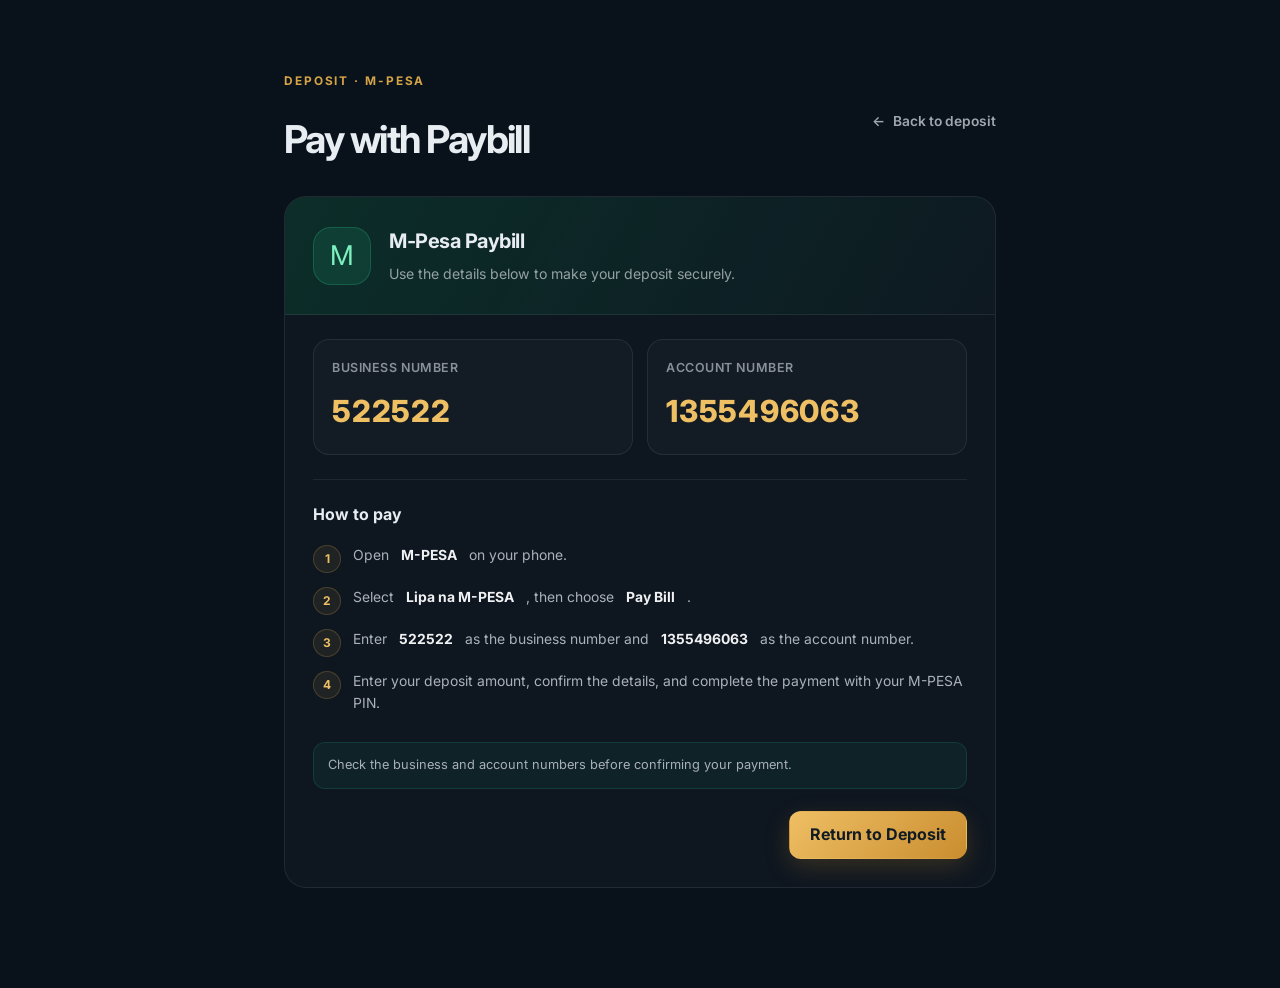
<file: paybill.html>
<!DOCTYPE html>
<html lang="en">

<head>
    <meta charset="UTF-8" />
    <meta name="viewport" content="width=device-width, initial-scale=1.0" />
    <title>MarketPulse | Paybill Instructions</title>
    <link rel="preconnect" href="https://fonts.googleapis.com" />
    <link rel="preconnect" href="https://fonts.gstatic.com" crossorigin />
    <link href="https://fonts.googleapis.com/css2?family=Inter:wght@300;400;500;600;700;800&display=swap"
        rel="stylesheet" />
    <link rel="stylesheet" href="styles.css" />
    <style>
        .paybill-content {
            max-width: 760px;
        }

        .paybill-shell {
            grid-template-columns: minmax(0, 1fr);
        }

        .paybill-header {
            margin-bottom: 26px;
        }

        .paybill-back {
            display: inline-flex;
            align-items: center;
            gap: 8px;
            color: rgba(232, 237, 242, 0.68);
            text-decoration: none;
            font-size: 0.86rem;
            font-weight: 600;
            transition: color 0.2s ease;
        }

        .paybill-back:hover {
            color: var(--gold-soft);
        }

        .paybill-card {
            overflow: hidden;
            padding: 0;
        }

        .paybill-hero {
            display: flex;
            align-items: center;
            gap: 18px;
            padding: 28px;
            background: linear-gradient(120deg, rgba(0, 168, 89, 0.16), rgba(0, 168, 89, 0.025));
            border-bottom: 1px solid rgba(255, 255, 255, 0.07);
        }

        .paybill-icon {
            display: grid;
            width: 58px;
            height: 58px;
            flex: 0 0 58px;
            place-items: center;
            border: 1px solid rgba(40, 201, 141, 0.24);
            border-radius: 18px;
            background: rgba(40, 201, 141, 0.12);
            color: #7ef0bf;
            font-size: 1.7rem;
        }

        .paybill-hero h2 {
            margin: 0 0 6px;
            font-size: 1.25rem;
            letter-spacing: -0.025em;
        }

        .paybill-hero p,
        .paybill-details p {
            margin: 0;
            color: rgba(232, 237, 242, 0.62);
            font-size: 0.88rem;
            line-height: 1.6;
        }

        .paybill-details {
            display: grid;
            grid-template-columns: 1fr 1fr;
            gap: 14px;
            padding: 24px 28px;
        }

        .paybill-detail {
            min-width: 0;
            padding: 18px;
            border: 1px solid rgba(255, 255, 255, 0.08);
            border-radius: 16px;
            background: rgba(255, 255, 255, 0.025);
        }

        .paybill-detail span {
            display: block;
            margin-bottom: 9px;
            color: rgba(232, 237, 242, 0.56);
            font-size: 0.78rem;
            font-weight: 600;
            letter-spacing: 0.045em;
            text-transform: uppercase;
        }

        .paybill-detail strong {
            display: block;
            color: var(--gold-soft);
            font-size: clamp(1.4rem, 4vw, 1.9rem);
            font-weight: 800;
            letter-spacing: 0.025em;
            overflow-wrap: anywhere;
        }

        .paybill-steps {
            margin: 0 28px;
            padding: 22px 0 8px;
            border-top: 1px solid rgba(255, 255, 255, 0.07);
        }

        .paybill-steps h3 {
            margin: 0 0 18px;
            font-size: 1rem;
        }

        .paybill-steps ol {
            display: grid;
            gap: 14px;
            margin: 0;
            padding: 0;
            list-style: none;
            counter-reset: paybill-step;
        }

        .paybill-steps li {
            display: flex;
            align-items: flex-start;
            gap: 12px;
            color: rgba(232, 237, 242, 0.72);
            font-size: 0.87rem;
            line-height: 1.55;
            counter-increment: paybill-step;
        }

        .paybill-steps li::before {
            display: grid;
            width: 26px;
            height: 26px;
            flex: 0 0 26px;
            place-items: center;
            border: 1px solid rgba(212, 164, 71, 0.24);
            border-radius: 50%;
            background: rgba(212, 164, 71, 0.09);
            color: var(--gold-soft);
            content: counter(paybill-step);
            font-size: 0.75rem;
            font-weight: 700;
        }

        .paybill-steps strong {
            color: rgba(255, 255, 255, 0.94);
        }

        .paybill-note {
            margin: 20px 28px 0;
        }

        .paybill-footer {
            display: flex;
            justify-content: flex-end;
            padding: 22px 28px 28px;
        }

        @media (max-width: 560px) {
            .paybill-header {
                align-items: flex-start;
                flex-direction: column;
            }

            .paybill-hero {
                align-items: flex-start;
                padding: 22px 18px;
            }

            .paybill-icon {
                width: 48px;
                height: 48px;
                flex-basis: 48px;
                border-radius: 15px;
            }

            .paybill-details {
                grid-template-columns: 1fr;
                padding: 18px;
            }

            .paybill-steps {
                margin: 0 18px;
            }

            .paybill-note {
                margin-right: 18px;
                margin-left: 18px;
            }

            .paybill-footer {
                padding: 20px 18px;
            }
        }
    </style>
</head>

<body class="dashboard-body">
    <div class="dashboard-shell paybill-shell">
        <main class="dashboard-main">
            <div class="deposit-shell paybill-content">
                <div class="deposit-header paybill-header">
                    <div>
                        <p class="eyebrow accent">Deposit · M-Pesa</p>
                        <h1>Pay with Paybill</h1>
                    </div>
                    <a href="deposit.html" class="paybill-back">
                        <span aria-hidden="true">←</span>
                        Back to deposit
                    </a>
                </div>

                <section class="deposit-panel paybill-card" aria-label="Paybill payment details">
                    <div class="paybill-hero">
                        <div class="paybill-icon" aria-hidden="true">M</div>
                        <div>
                            <h2>M-Pesa Paybill</h2>
                            <p>Use the details below to make your deposit securely.</p>
                        </div>
                    </div>

                    <div class="paybill-details">
                        <div class="paybill-detail">
                            <span>Business number</span>
                            <strong>522522</strong>
                        </div>
                        <div class="paybill-detail">
                            <span>Account number</span>
                            <strong>1355496063</strong>
                        </div>
                    </div>

                    <div class="paybill-steps">
                        <h3>How to pay</h3>
                        <ol>
                            <li>Open <strong>M-PESA</strong> on your phone.</li>
                            <li>Select <strong>Lipa na M-PESA</strong>, then choose <strong>Pay Bill</strong>.</li>
                            <li>Enter <strong>522522</strong> as the business number and <strong>1355496063</strong> as the account number.</li>
                            <li>Enter your deposit amount, confirm the details, and complete the payment with your M-PESA PIN.</li>
                        </ol>
                    </div>

                    <div class="deposit-security-note paybill-note">
                        Check the business and account numbers before confirming your payment.
                    </div>

                    <div class="paybill-footer">
                        <a href="deposit.html" class="btn btn-primary">Return to Deposit</a>
                    </div>
                </section>
            </div>
        </main>
    </div>
</body>

</html>
</file>
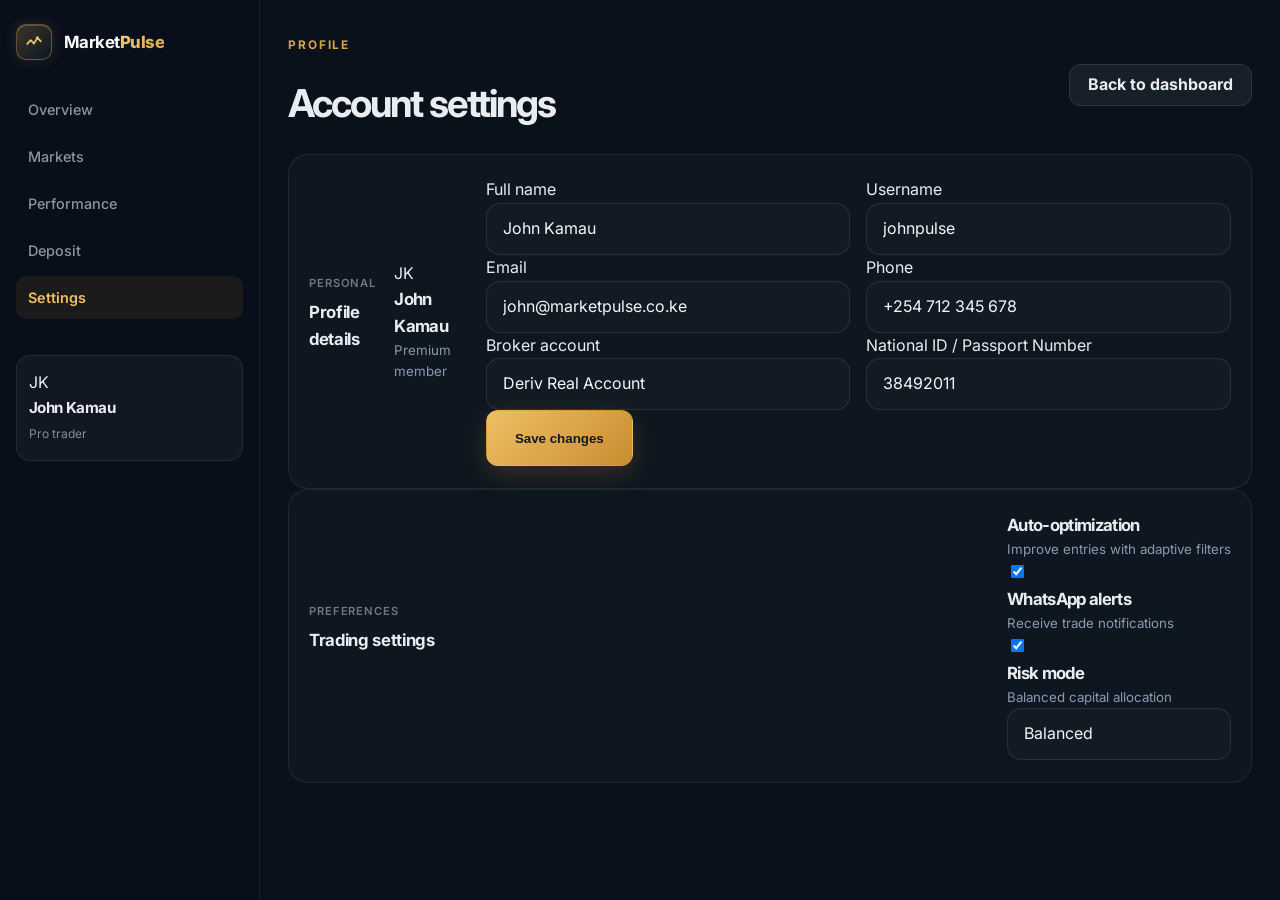
<file: settings.html>
<!DOCTYPE html>
<html lang="en">
  <head>
    <meta charset="UTF-8" />
    <meta name="viewport" content="width=device-width, initial-scale=1.0" />
    <title>MarketPulse | Settings</title>
    <link rel="preconnect" href="https://fonts.googleapis.com" />
    <link rel="preconnect" href="https://fonts.gstatic.com" crossorigin />
    <link href="https://fonts.googleapis.com/css2?family=Inter:wght@400;500;600;700;800;900&display=swap" rel="stylesheet" />
    <link rel="stylesheet" href="styles.css" />
  </head>
  <body class="dashboard-body">
    <div class="dashboard-shell settings-shell">
      <button class="mobile-menu-toggle" id="mobileMenuToggle" aria-label="Open sidebar">☰</button>
      <div class="sidebar-overlay" id="sidebarOverlay"></div>
      <aside class="sidebar" id="sidebar">
        <div class="brand sidebar-brand">
          <span class="brand-mark">
            <svg width="18" height="18" viewBox="0 0 24 24" fill="none">
              <path d="M3 14.5L7.5 9.5L12 14L16.5 6.5L21 11" stroke="currentColor" stroke-width="2.4" stroke-linecap="round" stroke-linejoin="round"/>
              <circle cx="16.5" cy="6.5" r="2.2" fill="currentColor"/>
            </svg>
          </span>
          <span class="brand-text">Market<span class="brand-accent">Pulse</span></span>
        </div>

        <nav class="sidebar-nav" aria-label="Sidebar navigation">
          <a href="dashboard.html" class="nav-item">Overview</a>
          <a href="dashboard.html" class="nav-item">Markets</a>
          <a href="dashboard.html" class="nav-item">Performance</a>
          <a href="deposit.html" class="nav-item">Deposit</a>
          <a href="settings.html" class="nav-item active">Settings</a>
        </nav>

        <div class="sidebar-card profile-card">
          <div class="avatar-ring">JK</div>
          <strong>John Kamau</strong>
          <small>Pro trader</small>
        </div>
      </aside>

      <main class="dashboard-main settings-main">
        <header class="dashboard-topbar settings-topbar">
          <div>
            <p class="eyebrow accent">Profile</p>
            <h1>Account settings</h1>
          </div>
          <div class="topbar-actions">
            <a href="dashboard.html" class="btn btn-secondary small-btn">Back to dashboard</a>
          </div>
        </header>

        <section class="settings-grid">
          <div class="panel profile-panel">
            <div class="panel-head">
              <div>
                <span class="mute-label">Personal</span>
                <h3>Profile details</h3>
              </div>
            </div>

            <div class="profile-header">
              <div class="avatar-ring large-avatar">JK</div>
              <div>
                <strong>John Kamau</strong>
                <small>Premium member</small>
              </div>
            </div>

            <form id="settingsForm" class="settings-form">
              <div class="two-col-grid">
                <label>
                  <span>Full name</span>
                  <input type="text" value="John Kamau" />
                </label>
                <label>
                  <span>Username</span>
                  <input type="text" value="johnpulse" />
                </label>
              </div>

              <div class="two-col-grid">
                <label>
                  <span>Email</span>
                  <input type="email" value="john@marketpulse.co.ke" />
                </label>
                <label>
                  <span>Phone</span>
                  <input type="tel" value="+254 712 345 678" />
                </label>
              </div>

              <div class="two-col-grid">
                <label>
                  <span>Broker account</span>
                  <input type="text" value="Deriv Real Account" />
                </label>
                <label>
                  <span>National ID / Passport Number</span>
                  <input type="text" id="settingsIdNumber" value="38492011" />
                </label>
              </div>

              <button type="submit" class="btn btn-primary large">Save changes</button>
            </form>
          </div>

          <div class="panel">
            <div class="panel-head">
              <div>
                <span class="mute-label">Preferences</span>
                <h3>Trading settings</h3>
              </div>
            </div>

            <div class="setting-list">
              <div class="setting-item">
                <div>
                  <strong>Auto-optimization</strong>
                  <small>Improve entries with adaptive filters</small>
                </div>
                <label class="switch">
                  <input type="checkbox" checked />
                  <span class="slider"></span>
                </label>
              </div>

              <div class="setting-item">
                <div>
                  <strong>WhatsApp alerts</strong>
                  <small>Receive trade notifications</small>
                </div>
                <label class="switch">
                  <input type="checkbox" checked />
                  <span class="slider"></span>
                </label>
              </div>

              <div class="setting-item">
                <div>
                  <strong>Risk mode</strong>
                  <small>Balanced capital allocation</small>
                </div>
                <select class="mini-select">
                  <option>Balanced</option>
                  <option>Aggressive</option>
                  <option>Conservative</option>
                </select>
              </div>
            </div>
          </div>
        </section>
      </main>
    </div>

    <script src="script.js"></script>
  </body>
</html>
</file>
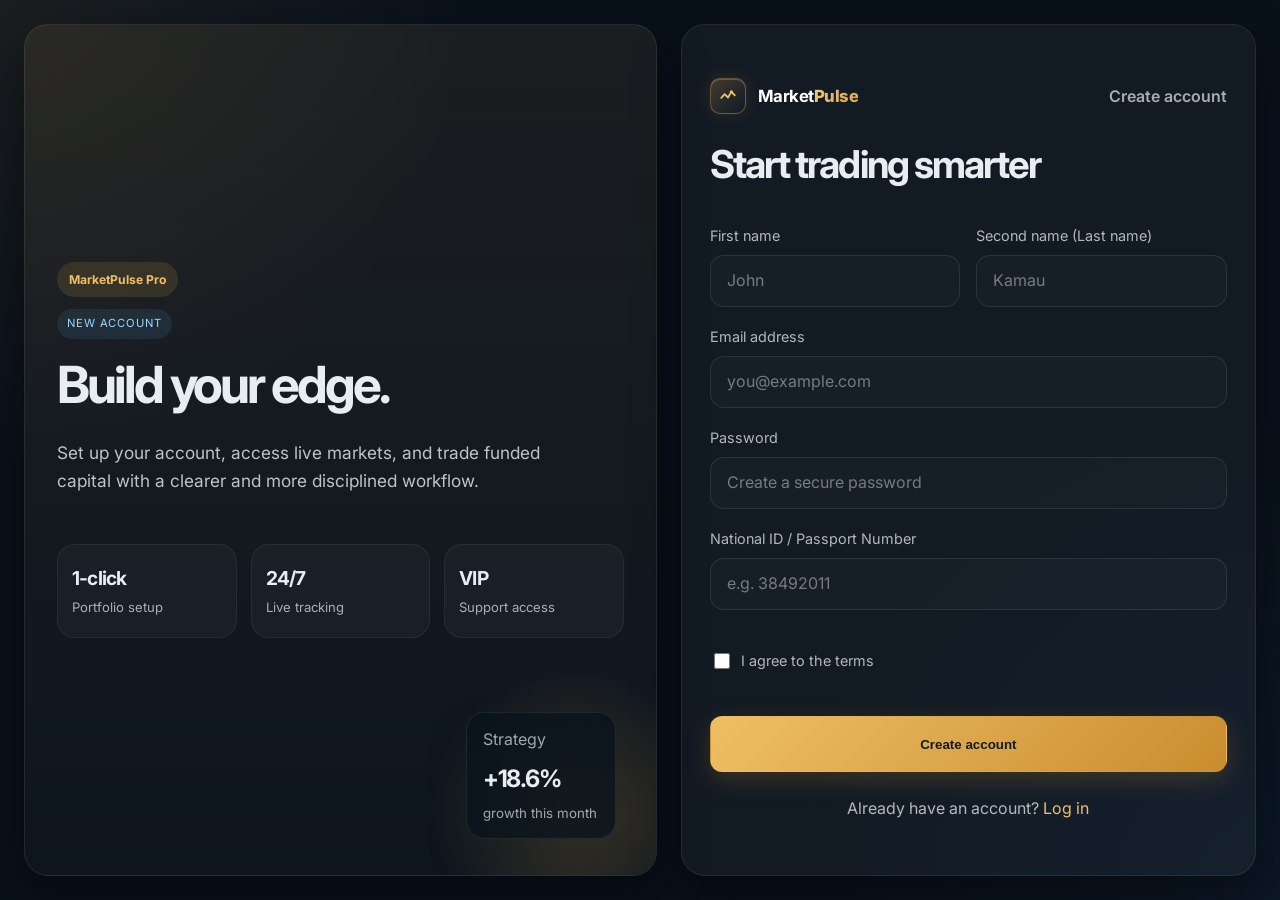
<file: signup.html>
<!DOCTYPE html>
<html lang="en">
  <head>
    <meta charset="UTF-8" />
    <meta name="viewport" content="width=device-width, initial-scale=1.0" />
    <title>MarketPulse | Sign Up</title>
    <link rel="preconnect" href="https://fonts.googleapis.com" />
    <link rel="preconnect" href="https://fonts.gstatic.com" crossorigin />
    <link href="https://fonts.googleapis.com/css2?family=Inter:wght@400;500;600;700;800;900&display=swap" rel="stylesheet" />
    <link rel="stylesheet" href="styles.css" />
  </head>
  <body class="auth-body">
    <div class="auth-shell">
      <div class="auth-panel auth-visual">
        <div class="auth-badge">MarketPulse Pro</div>
        <div class="secure-tag">New account</div>
        <h1>Build your edge.</h1>
        <p>
          Set up your account, access live markets, and trade funded capital with a
          clearer and more disciplined workflow.
        </p>

        <div class="mini-highlight-grid">
          <div>
            <strong>1-click</strong>
            <span>Portfolio setup</span>
          </div>
          <div>
            <strong>24/7</strong>
            <span>Live tracking</span>
          </div>
          <div>
            <strong>VIP</strong>
            <span>Support access</span>
          </div>
        </div>

        <div class="floating-card floating-card-one small-visual">
          <span>Strategy</span>
          <strong>+18.6%</strong>
          <small>growth this month</small>
        </div>
      </div>

      <div class="auth-panel auth-form-panel">
        <div class="auth-header">
          <a href="index.html" class="brand" aria-label="MarketPulse home">
            <span class="brand-mark">
              <svg width="18" height="18" viewBox="0 0 24 24" fill="none">
                <path d="M3 14.5L7.5 9.5L12 14L16.5 6.5L21 11" stroke="currentColor" stroke-width="2.4" stroke-linecap="round" stroke-linejoin="round"/>
                <circle cx="16.5" cy="6.5" r="2.2" fill="currentColor"/>
              </svg>
            </span>
            <span class="brand-text">Market<span class="brand-accent">Pulse</span></span>
          </a>
          <p>Create account</p>
        </div>

        <h2>Start trading smarter</h2>

        <form id="signupForm" class="auth-form">
          <div class="two-col-grid">
            <label>
              <span>First name</span>
              <input type="text" id="signupFirstName" name="firstName" placeholder="John" required />
            </label>
            <label>
              <span>Second name (Last name)</span>
              <input type="text" id="signupLastName" name="lastName" placeholder="Kamau" required />
            </label>
          </div>

          <label>
            <span>Email address</span>
            <input type="email" id="signupEmail" name="email" placeholder="you@example.com" required />
          </label>

          <label>
            <span>Password</span>
            <input type="password" id="signupPassword" name="password" placeholder="Create a secure password" required />
          </label>

          <label>
            <span>National ID / Passport Number</span>
            <input type="text" id="signupIdNumber" name="idNumber" placeholder="e.g. 38492011" required />
          </label>

          <div class="form-row">
            <label class="checkbox-wrap">
              <input type="checkbox" required />
              <span>I agree to the terms</span>
            </label>
          </div>

          <button type="submit" class="btn btn-primary large auth-btn">Create account</button>
        </form>

        <p class="auth-footer">
          Already have an account? <a href="login.html">Log in</a>
        </p>
      </div>
    </div>

    <script src="script.js"></script>
  </body>
</html>
</file>
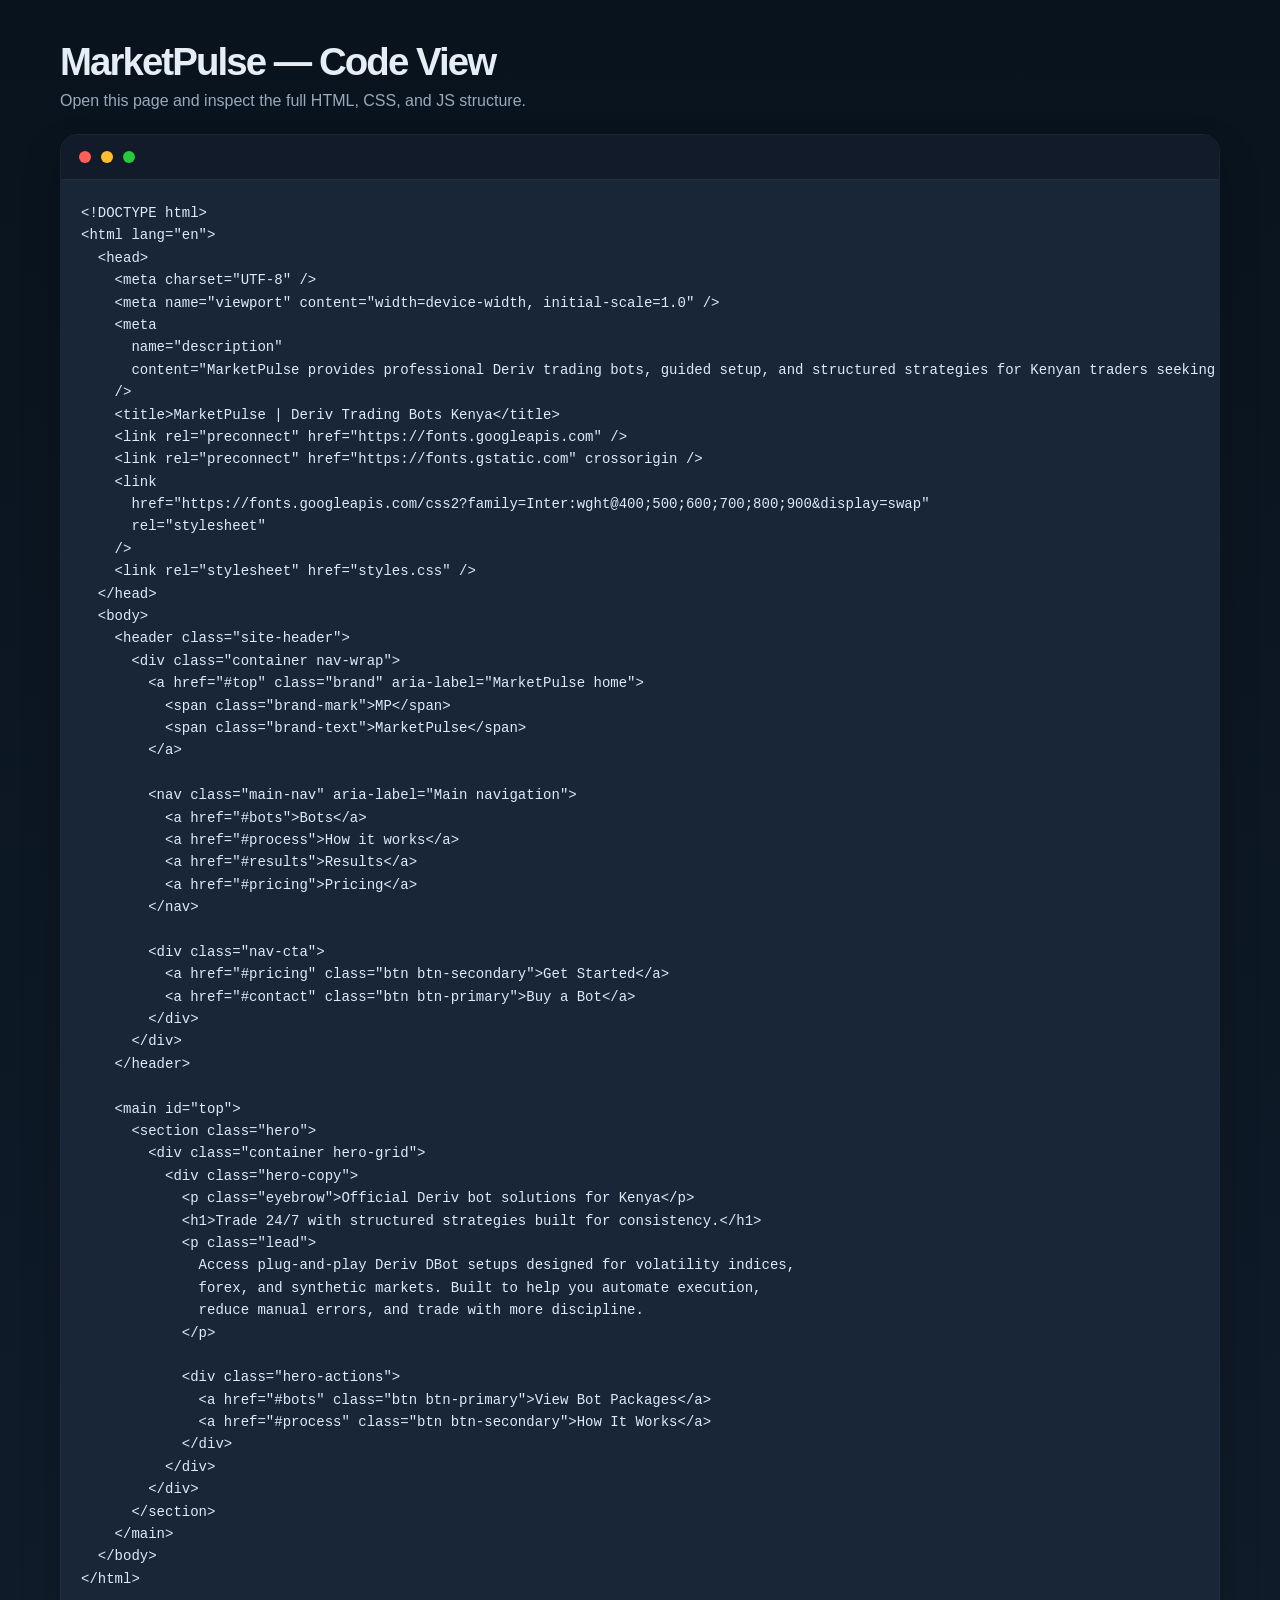
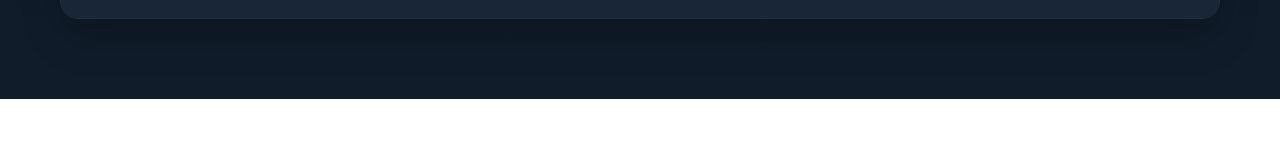
<file: view-code.html>
<!DOCTYPE html>
<html lang="en">
  <head>
    <meta charset="UTF-8" />
    <meta name="viewport" content="width=device-width, initial-scale=1.0" />
    <title>MarketPulse / Code View</title>
    <style>
      :root {
        --bg: #0b1220;
        --panel: #111b2a;
        --panel-alt: #182638;
        --line: rgba(255,255,255,0.08);
        --text: #e6edf5;
        --muted: #9aa9bb;
        --gold: #d7af60;
        --green: #36d399;
      }

      * { box-sizing: border-box; }

      body {
        margin: 0;
        font-family: "Segoe UI", sans-serif;
        background: linear-gradient(180deg, #08131d 0%, #101c2a 100%);
        color: var(--text);
      }

      .wrap {
        max-width: 1200px;
        margin: 0 auto;
        padding: 40px 20px 80px;
      }

      .heading {
        margin-bottom: 24px;
      }

      .heading h1 {
        margin: 0 0 8px;
        font-size: clamp(2rem, 3vw, 3rem);
        letter-spacing: -0.05em;
      }

      .heading p {
        margin: 0;
        color: var(--muted);
      }

      .code-box {
        border: 1px solid var(--line);
        border-radius: 18px;
        overflow: hidden;
        box-shadow: 0 18px 40px rgba(0,0,0,0.18);
      }

      .code-toolbar {
        display: flex;
        align-items: center;
        gap: 10px;
        padding: 16px 18px;
        background: var(--panel);
        border-bottom: 1px solid var(--line);
      }

      .dot {
        width: 12px;
        height: 12px;
        border-radius: 50%;
        display: inline-block;
      }

      .red { background: #ff5f56; }
      .amber { background: #ffbd2e; }
      .green { background: #27c93f; }

      pre {
        margin: 0;
        padding: 22px 20px 28px;
        background: var(--panel-alt);
        color: #dfeaf7;
        overflow-x: auto;
        font-size: 14px;
        line-height: 1.6;
      }

      code {
        font-family: Consolas, "Courier New", monospace;
      }
    </style>
  </head>
  <body>
    <div class="wrap">
      <div class="heading">
        <h1>MarketPulse — Code View</h1>
        <p>Open this page and inspect the full HTML, CSS, and JS structure.</p>
      </div>

      <div class="code-box">
        <div class="code-toolbar">
          <span class="dot red"></span>
          <span class="dot amber"></span>
          <span class="dot green"></span>
        </div>
        <pre><code>&lt;!DOCTYPE html&gt;
&lt;html lang="en"&gt;
  &lt;head&gt;
    &lt;meta charset="UTF-8" /&gt;
    &lt;meta name="viewport" content="width=device-width, initial-scale=1.0" /&gt;
    &lt;meta
      name="description"
      content="MarketPulse provides professional Deriv trading bots, guided setup, and structured strategies for Kenyan traders seeking a cleaner, more disciplined trading workflow."
    /&gt;
    &lt;title&gt;MarketPulse | Deriv Trading Bots Kenya&lt;/title&gt;
    &lt;link rel="preconnect" href="https://fonts.googleapis.com" /&gt;
    &lt;link rel="preconnect" href="https://fonts.gstatic.com" crossorigin /&gt;
    &lt;link
      href="https://fonts.googleapis.com/css2?family=Inter:wght@400;500;600;700;800;900&display=swap"
      rel="stylesheet"
    /&gt;
    &lt;link rel="stylesheet" href="styles.css" /&gt;
  &lt;/head&gt;
  &lt;body&gt;
    &lt;header class="site-header"&gt;
      &lt;div class="container nav-wrap"&gt;
        &lt;a href="#top" class="brand" aria-label="MarketPulse home"&gt;
          &lt;span class="brand-mark"&gt;MP&lt;/span&gt;
          &lt;span class="brand-text"&gt;MarketPulse&lt;/span&gt;
        &lt;/a&gt;

        &lt;nav class="main-nav" aria-label="Main navigation"&gt;
          &lt;a href="#bots"&gt;Bots&lt;/a&gt;
          &lt;a href="#process"&gt;How it works&lt;/a&gt;
          &lt;a href="#results"&gt;Results&lt;/a&gt;
          &lt;a href="#pricing"&gt;Pricing&lt;/a&gt;
        &lt;/nav&gt;

        &lt;div class="nav-cta"&gt;
          &lt;a href="#pricing" class="btn btn-secondary"&gt;Get Started&lt;/a&gt;
          &lt;a href="#contact" class="btn btn-primary"&gt;Buy a Bot&lt;/a&gt;
        &lt;/div&gt;
      &lt;/div&gt;
    &lt;/header&gt;

    &lt;main id="top"&gt;
      &lt;section class="hero"&gt;
        &lt;div class="container hero-grid"&gt;
          &lt;div class="hero-copy"&gt;
            &lt;p class="eyebrow"&gt;Official Deriv bot solutions for Kenya&lt;/p&gt;
            &lt;h1&gt;Trade 24/7 with structured strategies built for consistency.&lt;/h1&gt;
            &lt;p class="lead"&gt;
              Access plug-and-play Deriv DBot setups designed for volatility indices,
              forex, and synthetic markets. Built to help you automate execution,
              reduce manual errors, and trade with more discipline.
            &lt;/p&gt;

            &lt;div class="hero-actions"&gt;
              &lt;a href="#bots" class="btn btn-primary"&gt;View Bot Packages&lt;/a&gt;
              &lt;a href="#process" class="btn btn-secondary"&gt;How It Works&lt;/a&gt;
            &lt;/div&gt;
          &lt;/div&gt;
        &lt;/div&gt;
      &lt;/section&gt;
    &lt;/main&gt;
  &lt;/body&gt;
&lt;/html&gt;
</code></pre>
      </div>
    </div>
  </body>
</html>
</file>
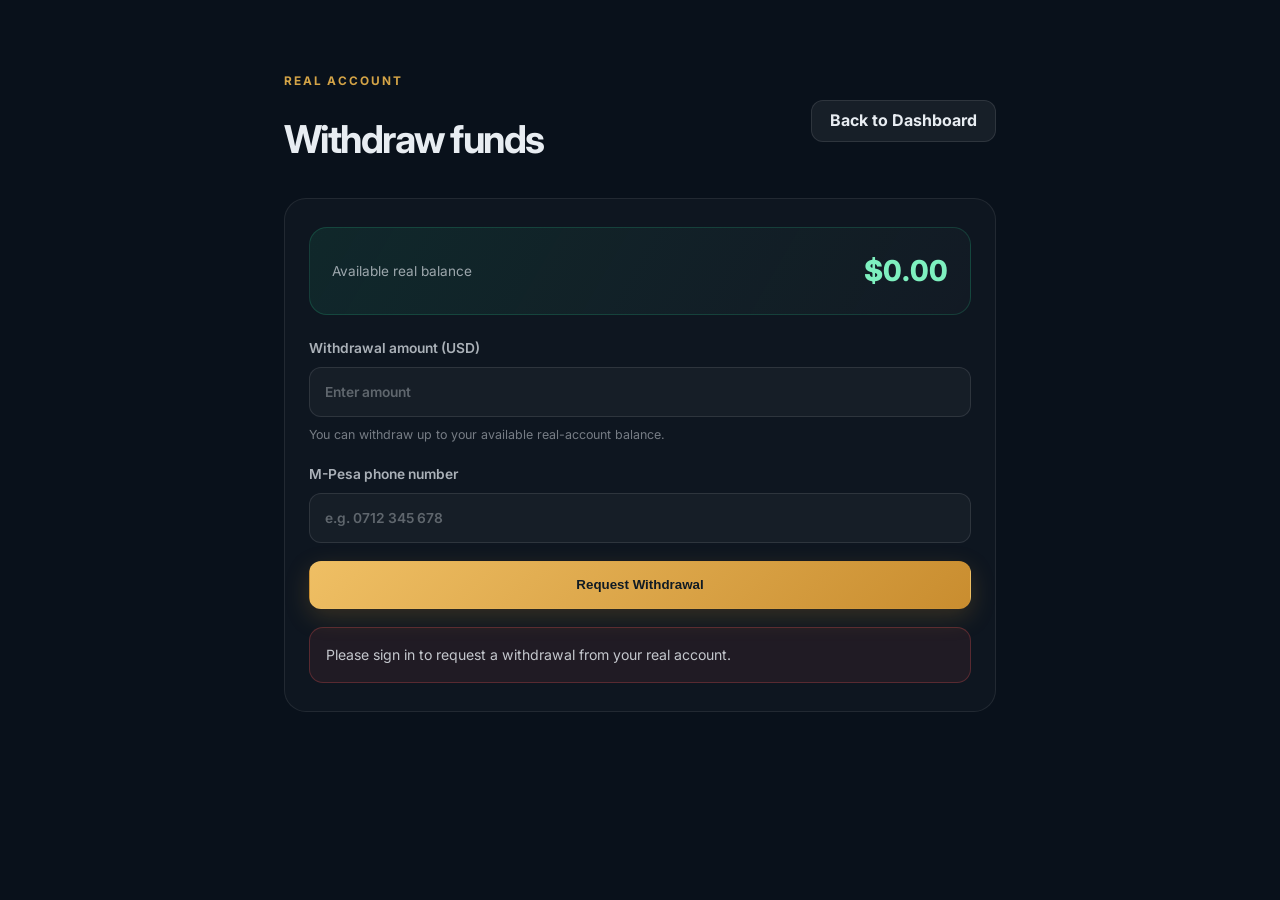
<file: withdraw.html>
<!DOCTYPE html>
<html lang="en">

<head>
    <meta charset="UTF-8" />
    <meta name="viewport" content="width=device-width, initial-scale=1.0" />
    <title>MarketPulse | Withdraw Funds</title>
    <link rel="preconnect" href="https://fonts.googleapis.com" />
    <link rel="preconnect" href="https://fonts.gstatic.com" crossorigin />
    <link href="https://fonts.googleapis.com/css2?family=Inter:wght@300;400;500;600;700;800&display=swap"
        rel="stylesheet" />
    <link rel="stylesheet" href="styles.css" />
    <style>
        .withdraw-shell {
            max-width: 760px;
            margin: 0 auto;
            padding: 36px 24px 60px;
        }

        .withdraw-header {
            display: flex;
            align-items: center;
            justify-content: space-between;
            gap: 16px;
            margin-bottom: 28px;
        }

        .withdraw-header h1 {
            margin: 0;
            font-size: clamp(1.6rem, 3vw, 2.4rem);
            letter-spacing: -0.04em;
        }

        .withdraw-balance {
            display: flex;
            align-items: center;
            justify-content: space-between;
            gap: 16px;
            margin-bottom: 22px;
            padding: 20px 22px;
            border: 1px solid rgba(40, 201, 141, 0.2);
            border-radius: 18px;
            background: linear-gradient(120deg, rgba(40, 201, 141, 0.1), rgba(255, 255, 255, 0.02));
        }

        .withdraw-balance span {
            color: rgba(232, 237, 242, 0.65);
            font-size: 0.85rem;
        }

        .withdraw-balance strong {
            color: #7ef0bf;
            font-size: clamp(1.3rem, 4vw, 1.8rem);
            font-weight: 800;
            font-variant-numeric: tabular-nums;
        }

        .withdraw-form {
            display: grid;
            gap: 18px;
        }

        .withdraw-form label {
            display: grid;
            gap: 8px;
            color: rgba(232, 237, 242, 0.72);
            font-size: 0.86rem;
            font-weight: 600;
        }

        .withdraw-form input {
            width: 100%;
            min-height: 50px;
            padding: 12px 15px;
            border: 1px solid rgba(255, 255, 255, 0.1);
            border-radius: 12px;
            outline: none;
            background: rgba(255, 255, 255, 0.035);
            color: #e8edf2;
            font: inherit;
        }

        .withdraw-form input:focus {
            border-color: rgba(212, 164, 71,  0.55);
        }

        .withdraw-form input::placeholder {
            color: rgba(232, 237, 242, 0.35);
        }

        .withdraw-hint {
            margin: -10px 0 0;
            color: rgba(232, 237, 242, 0.48);
            font-size: 0.78rem;
            line-height: 1.55;
        }

        .withdraw-status {
            display: none;
            margin-top: 18px;
            padding: 16px;
            border: 1px solid rgba(40, 201, 141, 0.2);
            border-radius: 14px;
            background: rgba(40, 201, 141, 0.08);
            color: rgba(232, 237, 242, 0.82);
            font-size: 0.88rem;
            line-height: 1.6;
        }

        .withdraw-status.error {
            border-color: rgba(255, 90, 89, 0.25);
            background: rgba(255, 90, 89, 0.08);
        }

        @media (max-width: 560px) {
            .withdraw-shell {
                padding: 24px 16px 40px;
            }

            .withdraw-header {
                align-items: flex-start;
                flex-direction: column;
            }
        }
    </style>
</head>

<body class="dashboard-body">
    <div class="dashboard-shell" style="grid-template-columns:minmax(0, 1fr);">
        <main class="dashboard-main">
            <div class="withdraw-shell">
                <header class="withdraw-header">
                    <div>
                        <p class="eyebrow accent">Real account</p>
                        <h1>Withdraw funds</h1>
                    </div>
                    <a href="dashboard.html" class="btn btn-secondary small-btn">Back to Dashboard</a>
                </header>

                <section class="deposit-panel" aria-label="Withdraw from real account">
                    <div class="withdraw-balance">
                        <span>Available real balance</span>
                        <strong id="withdrawBalance">$0.00</strong>
                    </div>

                    <form id="withdrawForm" class="withdraw-form">
                        <label for="withdrawAmount">
                            Withdrawal amount (USD)
                            <input id="withdrawAmount" name="amount" type="number" min="0.01" step="0.01"
                                placeholder="Enter amount" required />
                        </label>
                        <p class="withdraw-hint">You can withdraw up to your available real-account balance.</p>

                        <label for="withdrawPhone">
                            M-Pesa phone number
                            <input id="withdrawPhone" name="phone" type="tel" autocomplete="tel"
                                placeholder="e.g. 0712 345 678" required />
                        </label>

                        <button class="btn btn-primary" id="withdrawButton" type="submit">Request Withdrawal</button>
                    </form>

                    <div class="withdraw-status" id="withdrawStatus" role="status" aria-live="polite"></div>
                </section>
            </div>
        </main>
    </div>

    <script>
        const amountInput = document.getElementById('withdrawAmount');
        const balanceDisplay = document.getElementById('withdrawBalance');
        const form = document.getElementById('withdrawForm');
        const status = document.getElementById('withdrawStatus');
        const submitButton = document.getElementById('withdrawButton');
        const phoneInput = document.getElementById('withdrawPhone');
        const userId = localStorage.getItem('marketpulseUserId') || '';
        const profileKey = 'marketpulseUserProfile';
        let profile = null;
        let availableBalance = 0;

        function formatMoney(amount) {
            return '$' + amount.toLocaleString('en-US', { minimumFractionDigits: 2, maximumFractionDigits: 2 });
        }

        function showStatus(message, isError) {
            status.textContent = message;
            status.classList.toggle('error', isError);
            status.style.display = 'block';
        }

        try {
            const savedProfile = localStorage.getItem(profileKey);
            const accountProfile = userId
                ? localStorage.getItem('marketpulseAccount:' + userId.trim().toLowerCase())
                : null;
            const activeProfile = JSON.parse(savedProfile || 'null');
            const storedAccountProfile = JSON.parse(accountProfile || 'null');
            const normalizedUserId = userId.trim().toLowerCase();
            profile = storedAccountProfile
                && storedAccountProfile.idNumber
                && storedAccountProfile.idNumber.trim().toLowerCase() === normalizedUserId
                ? storedAccountProfile
                : activeProfile;
        } catch (error) {
            console.error('Unable to read the saved account profile.', error);
            showStatus('We could not load your account details. Please sign in again.', true);
        }

        const profileMatchesUser = profile && profile.idNumber && userId
            && profile.idNumber.trim().toLowerCase() === userId.trim().toLowerCase();
        if (!profileMatchesUser) {
            amountInput.disabled = true;
            phoneInput.disabled = true;
            submitButton.disabled = true;
            if (!status.textContent) {
                showStatus('Please sign in to request a withdrawal from your real account.', true);
            }
        } else {
            const savedBalance = Number(profile.realBalance);
            availableBalance = Number.isFinite(savedBalance) ? Math.max(savedBalance, 0) : 0;
            balanceDisplay.textContent = formatMoney(availableBalance);
            amountInput.max = availableBalance.toFixed(2);
            if (availableBalance === 0) {
                amountInput.disabled = true;
                phoneInput.disabled = true;
                submitButton.disabled = true;
                showStatus('Your real-account balance is $0.00. Add funds to your real account before requesting a withdrawal.');
            }
        }

        form.addEventListener('submit', (event) => {
            event.preventDefault();
            if (!profileMatchesUser || availableBalance <= 0) return;

            const amount = Number.parseFloat(amountInput.value);
            const phone = phoneInput.value.trim();

            if (!Number.isFinite(amount) || amount <= 0) {
                showStatus('Enter a withdrawal amount greater than zero.', true);
                amountInput.focus();
                return;
            }
            if (amount > availableBalance) {
                showStatus('The withdrawal amount cannot exceed your available real balance.', true);
                amountInput.focus();
                return;
            }
            if (!phone) {
                showStatus('Enter the M-Pesa phone number for the payout.', true);
                document.getElementById('withdrawPhone').focus();
                return;
            }

            const request = {
                amount: Number(amount.toFixed(2)),
                phone,
                status: 'pending',
                createdAt: new Date().toISOString(),
            };
            const updatedBalance = Number((availableBalance - request.amount).toFixed(2));
            const updatedProfile = { ...profile, realBalance: updatedBalance };

            try {
                const requestsKey = 'marketpulseWithdrawals:' + userId.trim().toLowerCase();
                const requests = JSON.parse(localStorage.getItem(requestsKey) || '[]');
                requests.push(request);
                const profileJson = JSON.stringify(updatedProfile);
                localStorage.setItem(requestsKey, JSON.stringify(requests));
                localStorage.setItem(profileKey, profileJson);
                localStorage.setItem('marketpulseAccount:' + userId.trim().toLowerCase(), profileJson);
            } catch (error) {
                console.error('Unable to save the withdrawal request.', error);
                showStatus('We could not save your request. Your balance has not been changed. Please try again.', true);
                return;
            }

            profile = updatedProfile;
            availableBalance = updatedBalance;
            balanceDisplay.textContent = formatMoney(availableBalance);
            amountInput.max = availableBalance.toFixed(2);
            form.reset();
            if (availableBalance === 0) {
                amountInput.disabled = true;
                phoneInput.disabled = true;
                submitButton.disabled = true;
                showStatus('Your withdrawal request for ' + formatMoney(request.amount)
                    + ' has been recorded as pending. Your remaining real-account balance is $0.00.');
            } else {
                showStatus('Your withdrawal request for ' + formatMoney(request.amount)
                    + ' has been recorded as pending. The amount has been reserved from your real-account balance.');
            }
        });
    </script>
</body>

</html>
</file>
<file: styles.css>
:root {
  --bg: #09111b;
  --bg-soft: #0d1825;
  --panel: #111c2b;
  --panel-strong: #162132;
  --surface: #141f2e;
  --surface-strong: #1a2535;
  --text: #e8edf2;
  --text-soft: #8a9ab0;
  --muted: #60748a;
  --line: rgba(255, 255, 255, 0.07);
  --gold: #c98d2f;
  --gold-soft: #efbf64;
  --gold-deep: #d4a447;
  --green: #1ebd76;
  --red: #ef5b5b;
  --blue: #4a8ef1;
  --dashboard-accent: #c98d2f;
  --dashboard-accent-soft: #efbf64;
  --dashboard-accent-deep: #d4a447;
  --dashboard-accent-bg: rgba(201, 141, 47, 0.1);
  --shadow: 0 18px 48px rgba(0, 0, 0, 0.45);
}

.dashboard-shell.real-mode {
  --dashboard-accent: #0f766e;
  --dashboard-accent-soft: #7dd3c7;
  --dashboard-accent-deep: #115e59;
  --dashboard-accent-bg: rgba(15, 118, 110, 0.09);
}

* {
  box-sizing: border-box;
}

html {
  scroll-behavior: smooth;
}

body {
  margin: 0;
  font-family: "Inter", sans-serif;
  background: var(--bg);
  color: var(--text);
  line-height: 1.6;
}

body.auth-body,
body.dashboard-body {
  min-height: 100vh;
  background:
    radial-gradient(circle at top left, rgba(239, 191, 100, 0.08), transparent 30%),
    radial-gradient(circle at bottom right, rgba(74, 142, 241, 0.05), transparent 32%),
    #09111b;
}

a {
  color: inherit;
  text-decoration: none;
}

img {
  max-width: 100%;
  display: block;
}

.container {
  width: min(1180px, calc(100% - 32px));
  margin: 0 auto;
}

/* ============ SITE HEADER & LUXURY NAV BAR ============ */
.site-header {
  position: sticky;
  top: 0;
  z-index: 90;
  height: 68px;
  background: rgba(8, 15, 25, 0.78);
  backdrop-filter: blur(20px) saturate(180%);
  -webkit-backdrop-filter: blur(20px) saturate(180%);
  border-bottom: 1px solid rgba(255, 255, 255, 0.08);
  box-shadow: 0 4px 30px rgba(0, 0, 0, 0.28);
  transition: background 0.3s ease, border-color 0.3s ease;
}

.site-header::after {
  content: "";
  position: absolute;
  bottom: -1px;
  left: 0;
  right: 0;
  height: 1px;
  background: linear-gradient(
    90deg,
    transparent 0%,
    rgba(212, 164, 71, 0) 15%,
    rgba(212, 164, 71, 0.4) 50%,
    rgba(212, 164, 71, 0) 85%,
    transparent 100%
  );
  pointer-events: none;
}

.nav-wrap {
  display: flex;
  align-items: center;
  justify-content: space-between;
  height: 68px;
  gap: 24px;
}

/* Brand Logo */
.brand {
  display: inline-flex;
  align-items: center;
  gap: 12px;
  font-weight: 700;
  letter-spacing: -0.03em;
  color: #ffffff;
  text-decoration: none;
  transition: transform 0.2s ease, opacity 0.2s ease;
}

.brand:hover {
  opacity: 0.95;
  transform: translateY(-0.5px);
}

.brand-mark {
  display: inline-flex;
  align-items: center;
  justify-content: center;
  width: 36px;
  height: 36px;
  border-radius: 10px;
  background: linear-gradient(135deg, rgba(212, 164, 71, 0.25) 0%, rgba(15, 25, 40, 0.9) 100%);
  border: 1px solid rgba(212, 164, 71, 0.38);
  color: var(--gold-soft);
  box-shadow: 0 0 16px rgba(212, 164, 71, 0.16), inset 0 1px 0 rgba(255, 255, 255, 0.2);
  transition: all 0.25s ease;
}

.brand:hover .brand-mark {
  border-color: rgba(212, 164, 71, 0.6);
  box-shadow: 0 0 20px rgba(212, 164, 71, 0.3);
  transform: scale(1.02);
}

.brand-text {
  font-size: 1.05rem;
  font-weight: 700;
  letter-spacing: -0.03em;
  color: #ffffff;
}

.brand-accent {
  background: linear-gradient(135deg, #f5c879 0%, #d4a447 100%);
  -webkit-background-clip: text;
  -webkit-text-fill-color: transparent;
  font-weight: 800;
}

/* Floating Pill Center Navigation */
.main-nav {
  display: flex;
  align-items: center;
  gap: 2px;
  padding: 4px 6px;
  background: rgba(255, 255, 255, 0.035);
  border: 1px solid rgba(255, 255, 255, 0.07);
  border-radius: 999px;
  backdrop-filter: blur(12px);
  -webkit-backdrop-filter: blur(12px);
  box-shadow: inset 0 1px 0 rgba(255, 255, 255, 0.04);
}

.nav-link {
  display: inline-flex;
  align-items: center;
  gap: 7px;
  padding: 8px 16px;
  border-radius: 999px;
  font-size: 0.85rem;
  font-weight: 500;
  color: rgba(232, 237, 242, 0.72);
  text-decoration: none;
  transition: all 0.2s cubic-bezier(0.16, 1, 0.3, 1);
  position: relative;
}

.nav-link:hover,
.nav-link:focus-visible {
  color: #ffffff;
  background: rgba(255, 255, 255, 0.07);
  box-shadow: 0 2px 8px rgba(0, 0, 0, 0.12);
}

.nav-badge {
  display: inline-flex;
  align-items: center;
  padding: 2px 7px;
  border-radius: 999px;
  background: rgba(212, 164, 71, 0.16);
  border: 1px solid rgba(212, 164, 71, 0.3);
  color: var(--gold-soft);
  font-size: 0.65rem;
  font-weight: 700;
  letter-spacing: 0.04em;
  text-transform: uppercase;
  line-height: 1;
}

/* Header CTAs */
.nav-cta {
  display: flex;
  align-items: center;
  gap: 10px;
}

.nav-btn {
  display: inline-flex;
  align-items: center;
  justify-content: center;
  height: 38px;
  border-radius: 999px;
  font-size: 0.84rem;
  font-weight: 600;
  text-decoration: none;
  transition: all 0.2s cubic-bezier(0.16, 1, 0.3, 1);
  cursor: pointer;
  white-space: nowrap;
}

.nav-btn-ghost {
  padding: 0 16px;
  color: rgba(232, 237, 242, 0.85);
  background: rgba(255, 255, 255, 0.04);
  border: 1px solid rgba(255, 255, 255, 0.1);
}

.nav-btn-ghost:hover {
  color: #ffffff;
  background: rgba(255, 255, 255, 0.09);
  border-color: rgba(255, 255, 255, 0.22);
  transform: translateY(-0.5px);
}

.nav-btn-primary {
  padding: 0 18px;
  color: #0c141f;
  font-weight: 700;
  background: linear-gradient(135deg, #f5c879 0%, #d4a447 100%);
  border: 1px solid rgba(255, 255, 255, 0.35);
  box-shadow: 0 3px 14px rgba(212, 164, 71, 0.28), inset 0 1px 0 rgba(255, 255, 255, 0.45);
}

.nav-btn-primary:hover {
  transform: translateY(-1px);
  box-shadow: 0 5px 20px rgba(212, 164, 71, 0.45);
  filter: brightness(1.05);
}

/* Minimalist Hamburger Button */
.mobile-site-toggle {
  display: none;
  flex-direction: column;
  justify-content: center;
  align-items: center;
  gap: 5px;
  width: 40px;
  height: 40px;
  border-radius: 10px;
  border: 1px solid rgba(255, 255, 255, 0.1);
  background: rgba(255, 255, 255, 0.04);
  color: #ffffff;
  cursor: pointer;
  padding: 0;
  transition: all 0.2s ease;
}

.mobile-site-toggle:hover {
  background: rgba(255, 255, 255, 0.09);
  border-color: rgba(212, 164, 71, 0.4);
}

.toggle-bar {
  display: block;
  width: 18px;
  height: 2px;
  border-radius: 999px;
  background: #e8edf2;
  transition: all 0.2s ease;
}

.mobile-site-toggle:hover .toggle-bar {
  background: var(--gold-soft);
}

.btn {
  display: inline-flex;
  justify-content: center;
  align-items: center;
  min-height: 48px;
  padding: 0 20px;
  border-radius: 12px;
  border: 1px solid transparent;
  font-weight: 700;
  transition: transform 0.2s ease, box-shadow 0.2s ease, border-color 0.2s ease;
}

.btn:hover,
.btn:focus-visible {
  transform: translateY(-1px);
}

.btn-primary {
  background: linear-gradient(135deg, var(--gold-soft), var(--gold));
  color: #101b24;
  box-shadow: 0 8px 24px rgba(201, 141, 47, 0.22);
}

.btn-secondary {
  background: rgba(255, 255, 255, 0.06);
  color: var(--text);
  border-color: rgba(255, 255, 255, 0.1);
  box-shadow: none;
}

.large {
  min-height: 56px;
  padding-inline: 28px;
}

.hero {
  padding: 72px 0 42px;
}

.hero-grid {
  display: grid;
  grid-template-columns: 1.15fr 0.85fr;
  align-items: center;
  gap: 36px;
}

.eyebrow {
  margin: 0 0 18px;
  color: var(--gold-deep);
  text-transform: uppercase;
  letter-spacing: 0.16em;
  font-size: 0.74rem;
  font-weight: 700;
}

.eyebrow.accent {
  color: var(--gold-deep);
}

.hero-copy h1 {
  margin: 0;
  font-size: clamp(2.8rem, 4vw, 5rem);
  line-height: 1.02;
  letter-spacing: -0.06em;
  max-width: 620px;
  color: var(--text);
}

.lead {
  margin: 20px 0 0;
  max-width: 610px;
  color: var(--text-soft);
  font-size: 1.08rem;
}

.hero-actions {
  display: flex;
  align-items: center;
  flex-wrap: wrap;
  gap: 14px;
  margin-top: 30px;
}

.trust-list {
  list-style: none;
  display: flex;
  flex-wrap: wrap;
  gap: 18px;
  margin: 28px 0 0;
  padding: 0;
  color: var(--text-soft);
  font-size: 0.92rem;
}

.trust-list li {
  position: relative;
  padding-left: 18px;
}

.trust-list li::before {
  content: "";
  position: absolute;
  left: 0;
  top: 9px;
  width: 8px;
  height: 8px;
  border-radius: 50%;
  background: var(--green);
  box-shadow: 0 0 14px rgba(30, 189, 118, 0.42);
}

.stats-row {
  display: grid;
  grid-template-columns: repeat(3, minmax(0, 1fr));
  gap: 18px;
  margin-top: 36px;
  max-width: 520px;
}

.stats-row div {
  padding: 18px 16px;
  border: 1px solid rgba(255, 255, 255, 0.07);
  border-radius: 16px;
  background: rgba(255, 255, 255, 0.04);
}

.stats-row strong {
  display: block;
  font-size: 1.12rem;
  letter-spacing: -0.04em;
  color: var(--text);
}

.stats-row span {
  color: var(--text-soft);
  font-size: 0.8rem;
}

.hero-visual {
  display: flex;
  justify-content: center;
}

.dashboard-card {
  position: relative;
  width: min(100%, 510px);
  padding: 18px 18px 20px;
  border-radius: 24px;
  background: linear-gradient(180deg, rgba(255,255,255,0.06) 0%, rgba(255,255,255,0.02) 100%);
  border: 1px solid rgba(255, 255, 255, 0.1);
  box-shadow: 0 24px 60px rgba(0, 0, 0, 0.5);
  backdrop-filter: blur(16px);
}

.card-head {
  display: flex;
  gap: 8px;
  margin-bottom: 18px;
}

.dot {
  display: inline-block;
  width: 11px;
  height: 11px;
  border-radius: 50%;
}

.dot.green { background: #3ddc97; }
.dot.amber { background: #f7c86d; }
.dot.red { background: #ff5a59; }

.panel {
  display: flex;
  align-items: center;
  justify-content: space-between;
  gap: 10px;
  padding: 14px 16px;
  border-radius: 16px;
  background: rgba(255, 255, 255, 0.04);
  border: 1px solid rgba(255, 255, 255, 0.08);
}

.panel small {
  display: block;
  color: var(--text-soft);
}

.panel strong {
  font-size: 1.05rem;
  letter-spacing: -0.04em;
  color: var(--text);
}

.badge {
  display: inline-flex;
  align-items: center;
  justify-content: center;
  min-width: 60px;
  padding: 5px 8px;
  border-radius: 999px;
  font-size: 0.7rem;
  font-weight: 800;
  letter-spacing: 0.08em;
}

.badge.live {
  background: rgba(30, 189, 118, 0.1);
  color: #179961;
}

.chart-bars {
  display: grid;
  grid-template-columns: repeat(7, minmax(0, 1fr));
  align-items: end;
  gap: 10px;
  height: 230px;
  padding: 20px 8px 14px;
}

.chart-bars span {
  display: block;
  border-radius: 14px 14px 8px 8px;
  background: linear-gradient(180deg, rgba(239, 191, 100, 0.95), rgba(201, 141, 47, 0.45));
  box-shadow: inset 0 0 0 1px rgba(16, 24, 40, 0.04);
}

.mini-grid {
  display: grid;
  grid-template-columns: repeat(2, minmax(0, 1fr));
  gap: 14px;
  margin-top: 16px;
}

.mini-tile {
  padding: 14px 12px;
  border-radius: 16px;
  background: rgba(255, 255, 255, 0.04);
  border: 1px solid rgba(255, 255, 255, 0.08);
}

.mini-tile span {
  display: block;
  color: var(--text-soft);
  font-size: 0.76rem;
}

.mini-tile strong {
  display: block;
  margin-top: 6px;
  font-size: 1.15rem;
  letter-spacing: -0.04em;
  color: var(--text);
}

.feature-strip {
  padding: 18px 0;
}

.feature-strip-wrap {
  display: grid;
  grid-template-columns: repeat(3, minmax(0, 1fr));
  gap: 18px;
}

.feature-item {
  display: flex;
  flex-direction: column;
  gap: 4px;
  padding: 22px 20px;
  border-radius: 16px;
  background: rgba(255, 255, 255, 0.04);
  border: 1px solid rgba(255, 255, 255, 0.07);
}

.feature-item strong {
  font-size: 1rem;
  color: var(--text);
}

.feature-item span {
  color: var(--text-soft);
}

  .prop-firm-grid {
    display: grid;
    grid-template-columns: repeat(4, minmax(0, 1fr));
    gap: 20px;
  }

  .prop-card {
    padding: 26px 22px;
    border-radius: 20px;
    background: rgba(255, 255, 255, 0.04);
    border: 1px solid rgba(255, 255, 255, 0.08);
  }

  .prop-card-tag {
    display: inline-flex;
    align-items: center;
    justify-content: center;
    padding: 6px 12px;
    border-radius: 999px;
    background: rgba(201, 141, 47, 0.12);
    color: var(--gold-soft);
    font-size: 0.73rem;
    font-weight: 700;
    letter-spacing: 0.02em;
    margin-bottom: 16px;
  }

  .prop-card h3 {
    margin: 0 0 10px;
    font-size: 1.25rem;
    line-height: 1.2;
    color: var(--text);
  }

  .prop-card p {
    margin: 0;
    color: var(--text-soft);
    line-height: 1.7;
  }

.section-heading {
  margin-bottom: 36px;
}

.section-heading.narrow {
  max-width: 660px;
}

.section-heading h2 {
  margin: 0;
  font-size: clamp(2.1rem, 3vw, 3rem);
  letter-spacing: -0.05em;
  line-height: 1.1;
}

.bot-grid {
  display: grid;
  grid-template-columns: repeat(3, minmax(0, 1fr));
  gap: 24px;
}

.bot-card {
  padding: 28px 24px 22px;
  border-radius: 20px;
  background: rgba(255, 255, 255, 0.04);
  border: 1px solid rgba(255, 255, 255, 0.08);
}

.bot-card.featured {
  background: linear-gradient(180deg, rgba(239, 191, 100, 0.08), rgba(255, 255, 255, 0.04));
  border-color: rgba(201, 141, 47, 0.3);
}

.bot-top {
  display: flex;
  align-items: center;
  justify-content: space-between;
  gap: 12px;
  margin-bottom: 18px;
}

.chip {
  display: inline-flex;
  align-items: center;
  justify-content: center;
  min-height: 32px;
  padding: 0 12px;
  border-radius: 999px;
  font-size: 0.75rem;
  font-weight: 700;
}

.chip-gold {
  background: rgba(212, 164, 71, 0.14);
  color: var(--gold-soft);
}

.chip-silver {
  background: rgba(173, 182, 191, 0.12);
  color: #dfe7ef;
}

.chip-dark {
  background: rgba(255, 255, 255, 0.05);
  color: #e7edf4;
}

.bot-risk {
  color: var(--muted);
  font-size: 0.75rem;
}

.bot-card h3 {
  margin: 0;
  font-size: 1.55rem;
  letter-spacing: -0.04em;
  color: var(--text);
}

.bot-card p {
  color: var(--text-soft);
  margin: 14px 0 18px;
}

.bot-card ul {
  margin: 0 0 20px;
  padding-left: 18px;
  color: var(--text-soft);
}

.bot-card li + li {
  margin-top: 8px;
}

.bot-meta {
  display: flex;
  align-items: center;
  justify-content: space-between;
  gap: 12px;
  padding-top: 12px;
  border-top: 1px solid rgba(255, 255, 255, 0.08);
  color: var(--text-soft);
}

.bot-meta strong {
  color: var(--text);
}

.bot-price-row {
  display: flex;
  align-items: end;
  justify-content: space-between;
  gap: 12px;
  margin-top: 20px;
}

.bot-price-row small {
  display: block;
  color: var(--muted);
}

.bot-price-row strong {
  display: block;
  font-size: 1.6rem;
  letter-spacing: -0.05em;
}

.text-link {
  color: var(--gold-soft);
  font-weight: 700;
}

.steps-grid {
  display: grid;
  grid-template-columns: repeat(4, minmax(0, 1fr));
  gap: 22px;
}

.step-item {
  padding: 28px 22px;
  border-radius: 22px;
  background: rgba(255, 255, 255, 0.025);
  border: 1px solid rgba(255, 255, 255, 0.08);
}

.step-number {
  display: inline-flex;
  align-items: center;
  justify-content: center;
  min-width: 56px;
  min-height: 56px;
  border-radius: 16px;
  background: rgba(212, 164, 71, 0.12);
  color: var(--gold-soft);
  font-weight: 800;
  letter-spacing: 0.04em;
}

.step-item h3 {
  margin: 18px 0 10px;
  font-size: 1.4rem;
  letter-spacing: -0.04em;
}

.step-item p {
  margin: 0;
  color: var(--text-soft);
}

.testimonial-grid {
  display: grid;
  grid-template-columns: repeat(3, minmax(0, 1fr));
  gap: 22px;
}

.quote-card {
  margin: 0;
  padding: 26px 22px 20px;
  border-radius: 20px;
  background: rgba(255, 255, 255, 0.04);
  border: 1px solid rgba(255, 255, 255, 0.08);
}

.quote-card p {
  margin: 0;
  color: var(--text-soft);
  font-size: 1.02rem;
  line-height: 1.7;
}

.quote-card footer {
  margin-top: 22px;
  padding-top: 18px;
  border-top: 1px solid rgba(255, 255, 255, 0.08);
}

.quote-card strong,
.quote-card span {
  display: block;
}

.quote-card strong {
  color: var(--text);
}

.quote-card span {
  color: var(--text-soft);
  font-size: 0.8rem;
}

.pricing-grid {
  display: grid;
  grid-template-columns: repeat(3, minmax(0, 1fr));
  gap: 22px;
}

.price-card {
  position: relative;
  display: flex;
  flex-direction: column;
  padding: 28px 22px 22px;
  border-radius: 20px;
  background: rgba(255, 255, 255, 0.04);
  border: 1px solid rgba(255, 255, 255, 0.08);
}

.featured-plan {
  background: linear-gradient(180deg, rgba(239, 191, 100, 0.08), rgba(255, 255, 255, 0.04));
  border-color: rgba(201, 141, 47, 0.3);
  transform: translateY(-8px);
}

.popular-badge {
  position: absolute;
  right: 18px;
  top: 18px;
  display: inline-flex;
  align-items: center;
  justify-content: center;
  min-height: 28px;
  padding: 0 12px;
  border-radius: 999px;
  background: rgba(212, 164, 71, 0.14);
  color: var(--gold-soft);
  font-size: 0.7rem;
  font-weight: 700;
}

.plan-name {
  margin: 0 0 18px;
  font-weight: 700;
  font-size: 1.2rem;
  color: var(--text);
}

.price-row {
  display: flex;
  align-items: baseline;
  gap: 6px;
  margin-bottom: 18px;
}

.currency {
  color: var(--text-soft);
  font-weight: 600;
}

.price {
  font-size: clamp(2.2rem, 3vw, 3.2rem);
  font-weight: 800;
  letter-spacing: -0.04em;
  color: var(--text);
}

.price-card ul {
  list-style: none;
  margin: 0 0 24px;
  padding: 0;
  color: var(--text-soft);
}

.price-card li {
  position: relative;
  padding-left: 18px;
}

.price-card li::before {
  content: "";
  position: absolute;
  left: 0;
  top: 11px;
  width: 8px;
  height: 8px;
  border-radius: 50%;
  background: var(--green);
}

.price-card li + li {
  margin-top: 10px;
}

.full {
  width: 100%;
  margin-top: auto;
}

.cta-band {
  padding: 36px 0 90px;
}

.cta-inner {
  display: flex;
  align-items: center;
  justify-content: space-between;
  gap: 20px;
  padding: 30px 26px;
  border-radius: 28px;
  background: linear-gradient(135deg, rgba(212, 164, 71, 0.12), rgba(17, 31, 42, 0.8));
  border: 1px solid rgba(212, 164, 71, 0.22);
}

.cta-inner h2 {
  margin: 0;
  font-size: clamp(2rem, 3vw, 3rem);
  letter-spacing: -0.05em;
  line-height: 1.1;
}

.site-footer {
  border-top: 1px solid rgba(255, 255, 255, 0.07);
  padding: 30px 0 60px;
  background: rgba(5, 12, 22, 0.7);
}

.footer-content {
  display: grid;
  grid-template-columns: 1.2fr 0.8fr 1fr;
  gap: 24px;
  align-items: start;
}

.footer-brand {
  margin-bottom: 12px;
}

.site-footer p {
  margin: 0;
  color: var(--text-soft);
}

.footer-links {
  display: flex;
  flex-direction: column;
  gap: 10px;
  color: var(--text-soft);
}

.footer-note {
  display: flex;
  flex-direction: column;
  gap: 10px;
  text-align: right;
}

/* AUTH PAGES */
.auth-shell {
  display: grid;
  grid-template-columns: 1.1fr 1fr;
  min-height: 100vh;
  max-width: 1280px;
  margin: 0 auto;
  padding: 24px;
  gap: 24px;
}

.auth-panel {
  background: rgba(255, 255, 255, 0.04);
  border: 1px solid rgba(255, 255, 255, 0.08);
  border-radius: 24px;
  box-shadow: var(--shadow);
}

.auth-visual {
  position: relative;
  padding: 36px 32px;
  display: flex;
  flex-direction: column;
  justify-content: center;
  background: linear-gradient(180deg, rgba(239, 191, 100, 0.08), rgba(255, 255, 255, 0.02));
  overflow: hidden;
}

.auth-visual::before {
  content: "";
  position: absolute;
  inset: auto -80px -100px auto;
  width: 320px;
  height: 320px;
  border-radius: 50%;
  background: radial-gradient(circle, rgba(212, 164, 71, 0.24), transparent 65%);
}

.auth-badge {
  display: inline-flex;
  align-self: flex-start;
  padding: 8px 12px;
  border-radius: 999px;
  background: rgba(212, 164, 71, 0.14);
  color: var(--gold-soft);
  font-weight: 700;
  font-size: 0.76rem;
}

.secure-tag {
  display: inline-flex;
  align-self: flex-start;
  margin-top: 12px;
  padding: 6px 10px;
  border-radius: 999px;
  background: rgba(76, 188, 255, 0.1);
  color: #9dd7ff;
  font-size: 0.7rem;
  letter-spacing: 0.08em;
  text-transform: uppercase;
}

.auth-visual h1 {
  position: relative;
  z-index: 1;
  margin: 20px 0 12px;
  font-size: clamp(2.6rem, 4vw, 4.5rem);
  line-height: 1;
  letter-spacing: -0.06em;
}

.auth-visual p {
  position: relative;
  z-index: 1;
  max-width: 520px;
  color: rgba(232, 237, 242, 0.8);
  font-size: 1.08rem;
}

.mini-highlight-grid {
  position: relative;
  z-index: 1;
  display: grid;
  grid-template-columns: repeat(3, minmax(0, 1fr));
  gap: 14px;
  margin-top: 32px;
}

.mini-highlight-grid div {
  padding: 18px 14px;
  border-radius: 18px;
  background: rgba(255, 255, 255, 0.03);
  border: 1px solid rgba(255, 255, 255, 0.06);
}

.floating-card {
  position: absolute;
  right: 24px;
  min-width: 150px;
  padding: 14px 16px;
  border-radius: 18px;
  background: rgba(8, 19, 28, 0.8);
  border: 1px solid rgba(255, 255, 255, 0.08);
  backdrop-filter: blur(10px);
  box-shadow: 0 20px 40px rgba(5, 15, 22, 0.22);
}

.floating-card span,
.floating-card small {
  display: block;
  color: rgba(232, 237, 242, 0.68);
}

.floating-card strong {
  display: block;
  margin: 8px 0 4px;
  font-size: 1.5rem;
  letter-spacing: -0.05em;
}

.floating-card-one {
  bottom: 48px;
}

.floating-card-two {
  bottom: 150px;
  right: 184px;
}

.mini-highlight-grid strong {
  display: block;
  font-size: 1.2rem;
  letter-spacing: -0.04em;
}

.mini-highlight-grid span {
  color: rgba(232, 237, 242, 0.7);
  font-size: 0.82rem;
}

.auth-form-panel {
  padding: 32px 28px;
  display: flex;
  flex-direction: column;
  justify-content: center;
}

.auth-header {
  display: flex;
  align-items: center;
  justify-content: space-between;
  gap: 16px;
  margin-bottom: 20px;
}

.auth-header p {
  margin: 0;
  color: rgba(232, 237, 242, 0.7);
  font-weight: 600;
}

.auth-form-panel h2 {
  margin: 0;
  font-size: clamp(2rem, 3vw, 2.7rem);
  letter-spacing: -0.05em;
}

.auth-form {
  display: flex;
  flex-direction: column;
  gap: 18px;
  margin-top: 28px;
}

.auth-form label {
  display: flex;
  flex-direction: column;
  gap: 8px;
}

.auth-form span,
.checkbox-wrap span {
  color: rgba(232, 237, 242, 0.75);
  font-size: 0.9rem;
}

.auth-form input,
.auth-form select,
.settings-form input,
.settings-form select,
.mini-select {
  width: 100%;
  min-height: 52px;
  padding: 0 16px;
  border-radius: 14px;
  border: 1px solid rgba(255, 255, 255, 0.09);
  background: rgba(255, 255, 255, 0.02);
  color: #f3f7fb;
  font: inherit;
}

.auth-form select,
.settings-form select,
.mini-select {
  appearance: none;
  cursor: pointer;
}

.auth-form input::placeholder {
  color: rgba(232, 237, 242, 0.45);
}

.form-row {
  display: flex;
  align-items: center;
  justify-content: space-between;
  gap: 16px;
  margin-top: 4px;
}

.checkbox-wrap {
  display: inline-flex;
  align-items: center;
  flex-direction: row !important;
  gap: 10px;
}

.checkbox-wrap input {
  width: 16px;
  height: 16px;
  accent-color: var(--gold);
}

.form-row a,
.auth-footer a {
  color: var(--gold-soft);
}

.auth-btn {
  margin-top: 8px;
}

.auth-divider {
  position: relative;
  margin: 26px 0 18px;
  text-align: center;
}

.auth-divider::before {
  content: "";
  position: absolute;
  inset: 50% 0 auto 0;
  height: 1px;
  background: rgba(255, 255, 255, 0.08);
}

.auth-divider span {
  position: relative;
  z-index: 1;
  display: inline-block;
  padding: 0 12px;
  background: rgba(16, 27, 38, 0.8);
  color: rgba(232, 237, 242, 0.7);
  font-size: 0.8rem;
}

.social-row {
  display: grid;
  grid-template-columns: repeat(2, minmax(0, 1fr));
  gap: 12px;
}

.auth-footer {
  margin: 24px 0 0;
  text-align: center;
  color: rgba(232, 237, 242, 0.75);
}

.two-col-grid {
  display: grid;
  grid-template-columns: repeat(2, minmax(0, 1fr));
  gap: 16px;
}

.small-visual {
  right: 40px;
  bottom: 36px;
}

/* DASHBOARD */
.dashboard-shell {
  display: grid;
  grid-template-columns: 260px 1fr;
  min-height: 100vh;
  background: var(--bg);
}

.sidebar {
  background: rgba(10, 18, 30, 0.95);
  border-right: 1px solid rgba(255, 255, 255, 0.07);
  padding: 26px 20px;
}

.sidebar-brand {
  margin-bottom: 34px;
}

.sidebar-nav {
  display: flex;
  flex-direction: column;
  gap: 8px;
}

.sidebar-nav a {
  padding: 12px 14px;
  border-radius: 12px;
  color: rgba(232, 237, 242, 0.78);
  transition: 0.2s ease;
}

.sidebar-nav a.active,
.sidebar-nav a:hover {
  background: rgba(212, 164, 71, 0.12);
  color: #fff;
}

.sidebar-card {
  margin-top: 36px;
  padding: 18px 16px;
  border-radius: 18px;
  background: rgba(255, 255, 255, 0.02);
  border: 1px solid rgba(255, 255, 255, 0.08);
}

.mute-label {
  display: block;
  margin-bottom: 12px;
  color: rgba(232, 237, 242, 0.6);
  font-size: 0.74rem;
  text-transform: uppercase;
  letter-spacing: 0.08em;
}

.sidebar-card strong {
  display: block;
  font-size: 1.2rem;
  letter-spacing: -0.04em;
}

.sidebar-card small {
  color: rgba(232, 237, 242, 0.62);
}

.dashboard-main {
  min-width: 0;
  padding: 36px 28px 40px;
}

.dashboard-topbar {
  display: flex;
  align-items: center;
  justify-content: space-between;
  gap: 20px;
  margin-bottom: 26px;
}

.dashboard-topbar h1 {
  margin: 0;
  font-size: clamp(2rem, 3vw, 3rem);
  letter-spacing: -0.05em;
}

.topbar-actions {
  display: flex;
  align-items: center;
  gap: 12px;
}

.small-btn {
  min-height: 42px;
  padding: 0 18px;
  border-radius: 12px;
}

.command-strip {
  display: grid;
  grid-template-columns: repeat(3, minmax(0, 1fr));
  gap: 18px;
  margin-bottom: 22px;
}

.signal-card {
  display: flex;
  flex-direction: column;
  justify-content: center;
  min-height: 112px;
  padding: 20px 18px;
  border-radius: 22px;
  background: linear-gradient(180deg, rgba(212, 164, 71, 0.08), rgba(255, 255, 255, 0.02));
  border: 1px solid rgba(255, 255, 255, 0.08);
}

.label {
  display: block;
  color: rgba(232, 237, 242, 0.7);
  font-size: 0.72rem;
  letter-spacing: 0.08em;
  text-transform: uppercase;
}

.signal-card strong {
  display: block;
  margin-top: 10px;
  font-size: 1.9rem;
  letter-spacing: -0.06em;
}

.signal-card small {
  color: rgba(232, 237, 242, 0.7);
}

.tab-strip {
  display: flex;
  gap: 12px;
  margin-bottom: 20px;
  flex-wrap: wrap;
}

.tab-button {
  padding: 10px 16px;
  border-radius: 12px;
  border: 1px solid rgba(255, 255, 255, 0.08);
  background: rgba(255, 255, 255, 0.02);
  color: rgba(232, 237, 242, 0.75);
  font: inherit;
  font-weight: 600;
  cursor: pointer;
}

.tab-button.active {
  background: rgba(212, 164, 71, 0.12);
  border-color: rgba(212, 164, 71, 0.3);
  color: #fff;
}

.tab-panel {
  display: none;
}

.tab-panel.active {
  display: block;
}

.ring-card {
  display: flex;
  align-items: center;
  gap: 18px;
}

.ring-wrap {
  display: flex;
  align-items: center;
  justify-content: center;
  width: 76px;
  height: 76px;
  border-radius: 50%;
  background: conic-gradient(var(--gold-soft) 0 72%, rgba(255,255,255,0.08) 72% 100%);
}

.ring {
  display: flex;
  align-items: center;
  justify-content: center;
  width: 58px;
  height: 58px;
  border-radius: 50%;
  background: #0a1a2a;
  color: #fff;
  font-weight: 700;
}

/* ============ STATS OVERVIEW ============ */
.stats-overview {
  display: grid;
  grid-template-columns: repeat(5, minmax(0, 1fr));
  gap: 14px;
  margin-bottom: 22px;
}

.stat-card {
  display: flex;
  align-items: flex-start;
  gap: 14px;
  padding: 18px 16px;
  border-radius: 18px;
  background: rgba(255, 255, 255, 0.025);
  border: 1px solid rgba(255, 255, 255, 0.07);
  transition: border-color 0.2s;
}

.stat-card:hover { border-color: rgba(212, 164, 71, 0.25); }

.stat-card.accent {
  background: linear-gradient(135deg, rgba(212, 164, 71, 0.1), rgba(255, 255, 255, 0.02));
  border-color: rgba(212, 164, 71, 0.2);
}

.stat-icon {
  display: flex;
  align-items: center;
  justify-content: center;
  width: 38px;
  height: 38px;
  border-radius: 12px;
  flex-shrink: 0;
}

.stat-icon-balance { background: rgba(212, 164, 71, 0.14); color: var(--gold-soft); }
.stat-icon-pnl     { background: rgba(40, 201, 141, 0.14); color: #7ef0bf; }
.stat-icon-win     { background: rgba(76, 188, 255, 0.12); color: #9dd7ff; }
.stat-icon-bots    { background: rgba(212, 164, 71, 0.1);  color: var(--gold-soft); }
.stat-icon-trades  { background: rgba(148, 163, 184, 0.1); color: rgba(200,215,230,0.9); }

.stat-card span {
  display: block;
  color: rgba(232, 237, 242, 0.65);
  font-size: 0.78rem;
  font-weight: 500;
  letter-spacing: 0.02em;
}

.stat-card strong {
  display: block;
  margin-top: 6px;
  font-size: clamp(1.1rem, 1.6vw, 1.6rem);
  letter-spacing: -0.04em;
  font-weight: 700;
}

.stat-card small {
  display: block;
  margin-top: 5px;
  color: rgba(232, 237, 242, 0.55);
  font-size: 0.75rem;
}

/* ============ DASHBOARD GRID ============ */
.dashboard-grid {
  display: grid;
  grid-template-columns: 1.55fr 0.9fr;
  gap: 18px;
  margin-bottom: 18px;
}

.dashboard-grid > * {
  min-width: 0;
}

.bottom-grid {
  display: grid;
  grid-template-columns: 1fr 1fr;
  gap: 18px;
  margin-bottom: 22px;
}

.panel {
  padding: 22px 20px;
  border-radius: 20px;
  background: rgba(255, 255, 255, 0.022);
  border: 1px solid rgba(255, 255, 255, 0.07);
}

.panel-col-right {
  display: flex;
  flex-direction: column;
  gap: 0;
}

.panel-head {
  display: flex;
  align-items: flex-start;
  justify-content: space-between;
  gap: 12px;
  margin-bottom: 16px;
}

.panel-head h3 {
  margin: 0;
  font-size: 1.05rem;
  font-weight: 700;
  letter-spacing: -0.02em;
}

.panel-head-left {
  display: flex;
  align-items: center;
  gap: 12px;
}

.muted-date {
  color: rgba(232, 237, 242, 0.6);
  font-size: 0.85rem;
}

/* ============ LIVE CHART ============ */
.chart-panel {
  display: flex;
  flex-direction: column;
  min-width: 0;
}

.live-badge {
  display: inline-flex;
  align-items: center;
  padding: 4px 10px;
  border-radius: 999px;
  background: rgba(40, 201, 141, 0.12);
  color: #7ef0bf;
  font-size: 0.7rem;
  font-weight: 700;
  letter-spacing: 0.05em;
  animation: pulse-badge 2s ease infinite;
}

@keyframes pulse-badge {
  0%, 100% { opacity: 1; }
  50%       { opacity: 0.6; }
}

.chart-controls {
  display: flex;
  align-items: center;
  gap: 10px;
}

.chart-select {
  height: 34px;
  padding: 0 10px;
  border-radius: 10px;
  border: 1px solid rgba(255, 255, 255, 0.09);
  background: rgba(255, 255, 255, 0.04);
  color: #e8edf2;
  font: inherit;
  font-size: 0.83rem;
  cursor: pointer;
}

.chart-timeframe-group {
  display: flex;
  gap: 4px;
}

.tf-btn {
  padding: 6px 10px;
  border-radius: 8px;
  border: 1px solid rgba(255, 255, 255, 0.08);
  background: rgba(255, 255, 255, 0.03);
  color: rgba(232, 237, 242, 0.65);
  font: inherit;
  font-size: 0.75rem;
  font-weight: 600;
  cursor: pointer;
  transition: all 0.18s ease;
}

.tf-btn:hover { color: #fff; background: rgba(255, 255, 255, 0.07); }
.tf-btn.active { background: rgba(212, 164, 71, 0.16); border-color: rgba(212, 164, 71, 0.4); color: #fff; }

.chart-info-bar {
  display: flex;
  align-items: center;
  gap: 16px;
  margin-bottom: 12px;
  flex-wrap: wrap;
}

.chart-price {
  font-size: 1.5rem;
  font-weight: 800;
  letter-spacing: -0.04em;
}

.chart-change { font-size: 0.88rem; font-weight: 600; }
.chart-change.up   { color: #7ef0bf; }
.chart-change.down { color: #ff8a8a; }

.chart-ohlc {
  font-size: 0.8rem;
  color: rgba(232, 237, 242, 0.55);
  letter-spacing: 0.01em;
}

.chart-ohlc b { color: rgba(232, 237, 242, 0.9); }

.live-chart-container {
  width: 100%;
  min-width: 0;
  flex: 1;
  min-height: 320px;
  border-radius: 12px;
  overflow: hidden;
}

/* ============ TRADING PANEL ============ */
.trading-panel {
  margin-top: 16px;
  border: 1px solid rgba(255, 255, 255, 0.07);
  border-radius: 16px;
  background: rgba(10, 22, 35, 0.7);
  backdrop-filter: blur(12px);
  overflow: hidden;
  position: relative;
}

/* Contract type tabs */
.trade-type-tabs {
  display: flex;
  border-bottom: 1px solid rgba(255, 255, 255, 0.07);
  background: rgba(255, 255, 255, 0.025);
}

.trade-type-tab {
  flex: 1;
  padding: 10px 8px;
  background: none;
  border: none;
  border-bottom: 2px solid transparent;
  color: rgba(200, 210, 220, 0.55);
  font: inherit;
  font-size: 0.82rem;
  font-weight: 600;
  cursor: pointer;
  transition: all 0.18s ease;
  text-align: center;
  letter-spacing: 0.02em;
}

.trade-type-tab.active {
  color: #d4a447;
  border-bottom-color: #d4a447;
  background: rgba(212, 164, 71, 0.06);
}

.trade-type-tab:hover:not(.active) {
  color: rgba(232, 237, 242, 0.8);
  background: rgba(255, 255, 255, 0.03);
}

/* Trade body layout */
.trade-body {
  display: grid;
  grid-template-columns: 1fr 1fr;
  gap: 20px;
  padding: 18px 20px;
}

.trade-left,
.trade-right {
  display: flex;
  flex-direction: column;
  gap: 16px;
}

/* Field group */
.trade-field-group {
  display: flex;
  flex-direction: column;
  gap: 8px;
}

.trade-label {
  font-size: 0.75rem;
  font-weight: 700;
  text-transform: uppercase;
  letter-spacing: 0.06em;
  color: rgba(148, 163, 184, 0.8);
}

/* Stake input */
.stake-input-wrap {
  display: flex;
  align-items: center;
  background: rgba(255, 255, 255, 0.05);
  border: 1px solid rgba(255, 255, 255, 0.1);
  border-radius: 12px;
  overflow: hidden;
  transition: border-color 0.18s ease;
}

.stake-input-wrap:focus-within {
  border-color: rgba(212, 164, 71, 0.5);
  box-shadow: 0 0 0 3px rgba(212, 164, 71, 0.1);
}

.stake-currency {
  padding: 0 12px;
  color: rgba(212, 164, 71, 0.9);
  font-weight: 700;
  font-size: 1rem;
  flex-shrink: 0;
}

.stake-input {
  flex: 1;
  background: none;
  border: none;
  outline: none;
  padding: 11px 12px 11px 0;
  color: #fff;
  font: inherit;
  font-size: 1.05rem;
  font-weight: 700;
  width: 100%;
  -moz-appearance: textfield;
}

.stake-input::-webkit-inner-spin-button,
.stake-input::-webkit-outer-spin-button { -webkit-appearance: none; margin: 0; }

/* Stake presets */
.stake-presets {
  display: flex;
  gap: 6px;
}

.stake-chip {
  flex: 1;
  padding: 6px 4px;
  background: rgba(255, 255, 255, 0.05);
  border: 1px solid rgba(255, 255, 255, 0.09);
  border-radius: 8px;
  color: rgba(200, 210, 220, 0.7);
  font: inherit;
  font-size: 0.76rem;
  font-weight: 600;
  cursor: pointer;
  transition: all 0.15s ease;
  text-align: center;
}

.stake-chip:hover {
  background: rgba(212, 164, 71, 0.1);
  border-color: rgba(212, 164, 71, 0.3);
  color: #d4a447;
}

.stake-chip.active {
  background: rgba(212, 164, 71, 0.15);
  border-color: rgba(212, 164, 71, 0.45);
  color: #d4a447;
  font-weight: 700;
}

/* Duration group */
.trade-duration-group {
  display: flex;
  gap: 6px;
}

.duration-btn {
  flex: 1;
  padding: 8px 4px;
  background: rgba(255, 255, 255, 0.05);
  border: 1px solid rgba(255, 255, 255, 0.09);
  border-radius: 10px;
  color: rgba(200, 210, 220, 0.7);
  font: inherit;
  font-size: 0.8rem;
  font-weight: 600;
  cursor: pointer;
  transition: all 0.15s ease;
  text-align: center;
}

.duration-btn:hover {
  background: rgba(40, 201, 141, 0.08);
  border-color: rgba(40, 201, 141, 0.25);
  color: #28c98d;
}

.duration-btn.active {
  background: rgba(40, 201, 141, 0.12);
  border-color: rgba(40, 201, 141, 0.4);
  color: #28c98d;
  font-weight: 700;
}

/* Payout bar */
.trade-payout-bar {
  display: flex;
  gap: 12px;
  background: rgba(255, 255, 255, 0.03);
  border: 1px solid rgba(255, 255, 255, 0.06);
  border-radius: 12px;
  padding: 12px 14px;
}

.payout-item {
  flex: 1;
  display: flex;
  flex-direction: column;
  gap: 3px;
  text-align: center;
}

.payout-lbl {
  font-size: 0.68rem;
  font-weight: 600;
  text-transform: uppercase;
  letter-spacing: 0.05em;
  color: rgba(148, 163, 184, 0.7);
}

.payout-val {
  font-size: 1rem;
  font-weight: 800;
}

.payout-pct {
  font-size: 1rem;
  font-weight: 800;
  color: #28c98d;
}

.payout-balance {
  font-size: 0.92rem;
  font-weight: 700;
  color: rgba(232, 237, 242, 0.9);
}

/* CALL / PUT Direction Buttons */
.trade-direction-btns {
  display: grid;
  grid-template-columns: 1fr 1fr;
  gap: 10px;
}

.trade-btn {
  display: flex;
  flex-direction: column;
  align-items: center;
  gap: 3px;
  padding: 16px 10px;
  border: none;
  border-radius: 14px;
  cursor: pointer;
  font: inherit;
  transition: all 0.18s ease;
  position: relative;
  overflow: hidden;
}

.trade-btn::after {
  content: '';
  position: absolute;
  inset: 0;
  background: rgba(255, 255, 255, 0);
  transition: background 0.15s;
}

.trade-btn:active::after {
  background: rgba(255, 255, 255, 0.12);
}

.call-btn {
  background: linear-gradient(135deg, #1a9e68 0%, #28c98d 100%);
  box-shadow: 0 4px 24px rgba(40, 201, 141, 0.25);
  color: #fff;
}

.call-btn:hover {
  transform: translateY(-2px);
  box-shadow: 0 8px 32px rgba(40, 201, 141, 0.38);
}

.put-btn {
  background: linear-gradient(135deg, #cc2c2c 0%, #ff5a59 100%);
  box-shadow: 0 4px 24px rgba(255, 90, 89, 0.25);
  color: #fff;
}

.put-btn:hover {
  transform: translateY(-2px);
  box-shadow: 0 8px 32px rgba(255, 90, 89, 0.38);
}

.trade-btn.disabled,
.trade-btn:disabled {
  opacity: 0.45;
  cursor: not-allowed;
  transform: none !important;
  box-shadow: none !important;
}

.trade-btn-arrow {
  font-size: 1.5rem;
  line-height: 1;
  font-weight: 900;
}

.trade-btn-label {
  font-size: 1rem;
  font-weight: 800;
  letter-spacing: 0.08em;
}

.trade-btn-sub {
  font-size: 0.7rem;
  font-weight: 500;
  opacity: 0.8;
}

/* Active trade progress bar */
.active-trade-bar {
  margin: 0 20px 16px;
  background: rgba(212, 164, 71, 0.07);
  border: 1px solid rgba(212, 164, 71, 0.2);
  border-radius: 12px;
  padding: 12px 16px;
  display: flex;
  align-items: center;
  justify-content: space-between;
  gap: 12px;
  animation: fadeSlideDown 0.3s ease;
}

@keyframes fadeSlideDown {
  from { opacity: 0; transform: translateY(-8px); }
  to   { opacity: 1; transform: translateY(0); }
}

.active-trade-info {
  display: flex;
  align-items: center;
  gap: 10px;
  flex-shrink: 0;
}

.active-trade-icon {
  font-size: 1.1rem;
  font-weight: 900;
}

.active-trade-icon.call { color: #28c98d; }
.active-trade-icon.put  { color: #ff5a59; }

.active-trade-direction {
  font-size: 0.85rem;
  font-weight: 800;
  letter-spacing: 0.07em;
}

.active-trade-sym {
  font-size: 0.8rem;
  color: rgba(200, 210, 220, 0.7);
}

.active-trade-stake {
  font-size: 0.85rem;
  font-weight: 700;
  color: #d4a447;
}

.active-trade-timer-wrap {
  display: flex;
  flex-direction: column;
  align-items: flex-end;
  gap: 6px;
  flex: 1;
}

.active-trade-timer {
  font-size: 1rem;
  font-weight: 800;
  font-variant-numeric: tabular-nums;
  color: #d4a447;
}

.active-trade-progress {
  width: 100%;
  height: 4px;
  background: rgba(255, 255, 255, 0.1);
  border-radius: 4px;
  overflow: hidden;
}

.active-trade-fill {
  height: 100%;
  width: 100%;
  border-radius: 4px;
  background: linear-gradient(90deg, #d4a447, #f0c96d);
  transform-origin: left;
  transition: width 1s linear;
}

/* Trade result toast */
.trade-toast {
  position: absolute;
  top: 20px;
  right: 20px;
  display: flex;
  align-items: center;
  gap: 12px;
  padding: 14px 20px;
  border-radius: 14px;
  border: 1px solid rgba(255, 255, 255, 0.12);
  background: rgba(15, 30, 48, 0.96);
  backdrop-filter: blur(16px);
  box-shadow: 0 8px 40px rgba(0, 0, 0, 0.4);
  opacity: 0;
  transform: translateX(120%);
  transition: opacity 0.35s ease, transform 0.35s cubic-bezier(0.34, 1.56, 0.64, 1);
  pointer-events: none;
  z-index: 100;
  min-width: 200px;
}

.trade-toast.show {
  opacity: 1;
  transform: translateX(0);
  pointer-events: auto;
}

.trade-toast.win {
  border-color: rgba(40, 201, 141, 0.35);
  box-shadow: 0 8px 40px rgba(40, 201, 141, 0.15);
}

.trade-toast.loss {
  border-color: rgba(255, 90, 89, 0.35);
  box-shadow: 0 8px 40px rgba(255, 90, 89, 0.15);
}

.trade-toast-icon {
  width: 36px;
  height: 36px;
  border-radius: 50%;
  display: flex;
  align-items: center;
  justify-content: center;
  font-size: 1.1rem;
  font-weight: 900;
  flex-shrink: 0;
}

.trade-toast.win .trade-toast-icon {
  background: rgba(40, 201, 141, 0.18);
  color: #28c98d;
}

.trade-toast.loss .trade-toast-icon {
  background: rgba(255, 90, 89, 0.18);
  color: #ff5a59;
}

.trade-toast-body {
  display: flex;
  flex-direction: column;
  gap: 2px;
}

.trade-toast-body strong {
  font-size: 0.9rem;
  font-weight: 800;
  color: #fff;
}

.trade-toast-body span {
  font-size: 0.8rem;
  color: rgba(200, 210, 220, 0.75);
}

/* ---- Mobile trading panel ---- */
@media (max-width: 900px) {
  .trade-body {
    grid-template-columns: 1fr;
    gap: 16px;
    padding: 16px;
  }

  .trade-left,
  .trade-right {
    gap: 14px;
  }
}

@media (max-width: 640px) {
  .trade-type-tab {
    font-size: 0.74rem;
    padding: 9px 4px;
  }

  .trade-body {
    padding: 14px 12px;
    gap: 14px;
  }

  .trade-direction-btns {
    gap: 8px;
  }

  .trade-btn {
    padding: 13px 8px;
  }

  .trade-btn-arrow {
    font-size: 1.25rem;
  }

  .trade-btn-label {
    font-size: 0.92rem;
  }

  .trade-payout-bar {
    padding: 10px 12px;
    gap: 8px;
  }

  .payout-val, .payout-pct, .payout-balance {
    font-size: 0.85rem;
  }

  .active-trade-bar {
    margin: 0 12px 12px;
    padding: 10px 12px;
  }

  .trade-toast {
    top: 10px;
    right: 10px;
    left: 10px;
    min-width: unset;
    transform: translateY(-120%);
  }

  .trade-toast.show {
    transform: translateY(0);
  }
}


.dashboard-topbar {
  display: flex;
  align-items: center;
  justify-content: space-between;
  gap: 16px;
  margin-bottom: 20px;
}

.topbar-left h1 {
  margin: 0;
  font-size: clamp(1.4rem, 2.5vw, 2rem);
  letter-spacing: -0.04em;
  font-weight: 800;
}

.market-ticker {
  display: flex;
  align-items: center;
  gap: 14px;
  padding: 10px 16px;
  border-radius: 14px;
  background: rgba(255, 255, 255, 0.03);
  border: 1px solid rgba(255, 255, 255, 0.07);
  font-size: 0.82rem;
}

.ticker-item {
  display: flex;
  align-items: center;
  gap: 6px;
}

.ticker-name { color: rgba(232, 237, 242, 0.5); font-weight: 600; }
.ticker-price { font-weight: 700; }
.ticker-change { font-size: 0.75rem; font-weight: 600; }
.ticker-change.up   { color: #7ef0bf; }
.ticker-change.down { color: #ff8a8a; }
.ticker-sep { color: rgba(255, 255, 255, 0.18); }

.topbar-actions { display: flex; align-items: center; gap: 10px; }

.account-badge {
  display: inline-flex;
  align-items: center;
  gap: 7px;
  padding: 7px 14px;
  border-radius: 10px;
  border: 1px solid var(--line);
  background: rgba(255, 255, 255, 0.66);
  font-size: 0.82rem;
  font-weight: 600;
  white-space: nowrap;
  color: var(--text);
}

.account-badge.real-account {
  border-color: rgba(15, 118, 110, 0.28);
  background: rgba(15, 118, 110, 0.08);
}

/* ============ SIDEBAR REDESIGN ============ */
.sidebar {
  background: #080f1b;
  border-right: 1px solid rgba(255, 255, 255, 0.07);
  padding: 24px 16px 20px;
  display: flex;
  flex-direction: column;
  gap: 0;
  position: sticky;
  top: 0;
  height: 100vh;
  overflow-y: auto;
}

.sidebar-brand { margin-bottom: 28px; }

.sidebar-nav {
  display: flex;
  flex-direction: column;
  gap: 4px;
}

.nav-icon {
  width: 17px;
  height: 17px;
  flex-shrink: 0;
}

.sidebar-nav a {
  display: flex;
  align-items: center;
  gap: 10px;
  padding: 10px 12px;
  border-radius: 10px;
  color: rgba(232, 237, 242, 0.6);
  font-size: 0.9rem;
  font-weight: 500;
  transition: all 0.18s ease;
}

.sidebar-nav a.active,
.sidebar-nav a:hover {
  background: var(--dashboard-accent-bg);
  color: #e8edf2;
}

.sidebar-nav a.active { color: var(--gold-soft); font-weight: 600; }

.sidebar-divider {
  height: 1px;
  background: var(--line);
  margin: 16px 0;
}

/* ============ ACCOUNT SWITCHER ============ */
.account-switcher { padding: 0 4px; }

.sidebar-section-label {
  display: block;
  color: rgba(232, 237, 242, 0.45);
  font-size: 0.7rem;
  font-weight: 600;
  text-transform: uppercase;
  letter-spacing: 0.1em;
  margin-bottom: 10px;
}

.account-toggle-group {
  display: grid;
  grid-template-columns: 1fr 1fr;
  gap: 6px;
  margin-bottom: 14px;
}

.account-toggle-btn {
  display: flex;
  align-items: center;
  justify-content: center;
  gap: 7px;
  padding: 9px 0;
  border-radius: 10px;
  border: 1px solid rgba(255, 255, 255, 0.08);
  background: rgba(255, 255, 255, 0.04);
  color: rgba(232, 237, 242, 0.7);
  font: inherit;
  font-size: 0.86rem;
  font-weight: 600;
  cursor: pointer;
  transition: all 0.18s ease;
}

.account-toggle-btn.active {
  background: var(--dashboard-accent-bg);
  border-color: rgba(15, 23, 42, 0.12);
  color: var(--text);
}

.acct-dot {
  width: 8px;
  height: 8px;
  border-radius: 50%;
  flex-shrink: 0;
}

.demo-dot { background: #f7d48c; box-shadow: 0 0 8px rgba(247, 212, 140, 0.6); }
.real-dot { background: #7ef0bf; box-shadow: 0 0 8px rgba(126, 240, 191, 0.6); }

.account-balance-display {
  padding: 14px 12px;
  border-radius: 14px;
  background: rgba(255, 255, 255, 0.04);
  border: 1px solid rgba(255, 255, 255, 0.08);
}

.acct-balance-label {
  display: block;
  color: rgba(232, 237, 242, 0.55);
  font-size: 0.72rem;
  font-weight: 600;
  text-transform: uppercase;
  letter-spacing: 0.08em;
  margin-bottom: 6px;
}

.acct-balance-value {
  display: block;
  font-size: 1.3rem;
  font-weight: 800;
  letter-spacing: -0.04em;
  color: #e8edf2;
}

.acct-balance-sub {
  display: block;
  margin-top: 4px;
  color: rgba(232, 237, 242, 0.55);
  font-size: 0.72rem;
}

/* ============ SIDEBAR FOOTER ============ */
.sidebar-card {
  padding: 14px 12px;
  border-radius: 14px;
  background: rgba(255, 255, 255, 0.04);
  border: 1px solid rgba(255, 255, 255, 0.08);
}

.sidebar-card strong {
  display: block;
  font-size: 0.95rem;
  font-weight: 700;
  color: #e8edf2;
}

.sidebar-card small { color: rgba(232, 237, 242, 0.55); font-size: 0.75rem; }

.mute-label {
  display: block;
  margin-bottom: 6px;
  color: rgba(232, 237, 242, 0.45);
  font-size: 0.7rem;
  font-weight: 600;
  text-transform: uppercase;
  letter-spacing: 0.08em;
}

.sidebar-footer {
  margin-top: auto;
  padding-top: 16px;
  display: flex;
  align-items: center;
  justify-content: space-between;
  gap: 10px;
}

.user-pill {
  display: flex;
  align-items: center;
  gap: 10px;
  flex: 1;
  min-width: 0;
}

.user-avatar {
  display: flex;
  align-items: center;
  justify-content: center;
  width: 34px;
  height: 34px;
  border-radius: 50%;
  background: linear-gradient(135deg, var(--gold-soft), var(--gold));
  color: #101b24;
  font-size: 0.75rem;
  font-weight: 800;
  flex-shrink: 0;
}

.user-info strong { display: block; font-size: 0.86rem; font-weight: 700; white-space: nowrap; overflow: hidden; text-overflow: ellipsis; color: var(--text); }
.user-info small  { display: block; color: var(--text-soft); font-size: 0.72rem; }

.sidebar-logout {
  display: flex;
  align-items: center;
  justify-content: center;
  width: 34px;
  height: 34px;
  border-radius: 10px;
  border: 1px solid rgba(255, 255, 255, 0.1);
  background: rgba(255, 255, 255, 0.05);
  color: rgba(232, 237, 242, 0.6);
  transition: all 0.18s ease;
  flex-shrink: 0;
}

.sidebar-logout:hover { color: #ff8a8a; border-color: rgba(255, 90, 89, 0.3); }

/* ============ TAB STRIP ============ */
.tab-strip {
  display: flex;
  gap: 8px;
  margin-bottom: 20px;
  flex-wrap: wrap;
  border-bottom: 1px solid rgba(255, 255, 255, 0.07);
  padding-bottom: 1px;
}

.tab-button {
  padding: 9px 18px;
  border-radius: 10px 10px 0 0;
  border: 1px solid transparent;
  border-bottom: none;
  background: transparent;
  color: rgba(232, 237, 242, 0.5);
  font: inherit;
  font-weight: 600;
  font-size: 0.88rem;
  cursor: pointer;
  transition: all 0.18s ease;
  position: relative;
  bottom: -1px;
}

.tab-button:hover { color: #e8edf2; }

.tab-button.active {
  background: rgba(255, 255, 255, 0.06);
  border-color: rgba(255, 255, 255, 0.1);
  color: #e8edf2;
  border-bottom-color: var(--bg);
}

.tab-panel { display: none; }
.tab-panel.active { display: block; }

/* ============ BOT STATUS ============ */
.status-list {
  display: flex;
  flex-direction: column;
  gap: 10px;
}

.status-item {
  display: flex;
  align-items: center;
  gap: 10px;
  padding: 11px 10px;
  border-radius: 12px;
  background: rgba(255, 255, 255, 0.03);
  border: 1px solid rgba(255, 255, 255, 0.07);
  transition: border-color 0.2s;
}

.status-item:hover { border-color: rgba(212, 164, 71, 0.2); }

.bot-status-icon {
  width: 9px;
  height: 9px;
  border-radius: 50%;
  flex-shrink: 0;
}

.live-icon  { background: #28c98d; box-shadow: 0 0 8px rgba(40, 201, 141, 0.7); animation: pulse-dot 2s ease infinite; }
.watch-icon { background: #f7c86d; box-shadow: 0 0 8px rgba(247, 200, 109, 0.6); }
.pause-icon { background: rgba(148, 163, 184, 0.5); }

@keyframes pulse-dot {
  0%, 100% { opacity: 1; }
  50%       { opacity: 0.5; }
}

.status-item-content { flex: 1; min-width: 0; }
.status-item-content strong { display: block; font-size: 0.88rem; font-weight: 600; color: #e8edf2; }
.status-item-content small  { display: block; color: rgba(232, 237, 242, 0.55); font-size: 0.75rem; }

.status-item-right { text-align: right; }
.status-item-right small { display: block; font-size: 0.75rem; margin-top: 3px; color: rgba(232, 237, 242, 0.55); }

/* ============ PILLS ============ */
.pill {
  display: inline-flex;
  align-items: center;
  justify-content: center;
  padding: 3px 10px;
  border-radius: 999px;
  font-size: 0.7rem;
  font-weight: 700;
  white-space: nowrap;
}

.pill.success { background: rgba(40, 201, 141, 0.13); color: #8af0c2; }
.pill.warning { background: rgba(212, 164, 71, 0.13); color: #f7d48c; }
.pill.muted   { background: rgba(148, 163, 184, 0.1); color: rgba(200, 215, 230, 0.7); }

/* ============ OPEN POSITIONS ============ */
.position-count {
  padding: 4px 10px;
  border-radius: 999px;
  background: rgba(76, 188, 255, 0.1);
  color: #9dd7ff;
  font-size: 0.72rem;
  font-weight: 700;
}

.positions-list { display: flex; flex-direction: column; gap: 10px; }

.position-row {
  display: grid;
  grid-template-columns: 1fr auto auto 90px;
  align-items: center;
  gap: 10px;
  padding: 11px 10px;
  border-radius: 12px;
  background: rgba(255, 255, 255, 0.02);
  border: 1px solid rgba(255, 255, 255, 0.06);
  font-size: 0.83rem;
}

.position-asset strong { display: block; font-size: 0.88rem; font-weight: 700; color: #e8edf2; }
.position-asset small  { display: block; color: rgba(232, 237, 242, 0.55); font-size: 0.72rem; }

.position-stake { color: rgba(232, 237, 242, 0.6); font-size: 0.82rem; }
.position-pnl   { font-weight: 700; font-size: 0.88rem; text-align: right; }

.position-timer { display: flex; flex-direction: column; gap: 4px; align-items: flex-end; }
.position-timer small { color: rgba(232, 237, 242, 0.45); font-size: 0.72rem; }

.timer-bar { width: 80px; height: 4px; border-radius: 4px; background: rgba(255, 255, 255, 0.07); overflow: hidden; }
.timer-fill { height: 100%; border-radius: 4px; background: #28c98d; transition: width 1s linear; }
.warning-fill { background: var(--gold-soft); }

/* ============ UTILITY COLORS ============ */
.up-text   { color: #7ef0bf !important; }
.down-text { color: #ff8a8a !important; }
.muted-text { color: rgba(232, 237, 242, 0.45); }

/* ============ TABLES ============ */
.table-wrap { overflow-x: auto; }

table { width: 100%; border-collapse: collapse; }

th, td {
  text-align: left;
  padding: 9px 8px;
  border-bottom: 1px solid var(--line);
}

th {
  color: rgba(232, 237, 242, 0.45);
  font-size: 0.7rem;
  text-transform: uppercase;
  letter-spacing: 0.08em;
  font-weight: 600;
}

td { color: rgba(232, 237, 242, 0.7); font-size: 0.85rem; }
td strong { color: #e8edf2; }
tr:last-child td { border-bottom: none; }
tr:hover td { background: rgba(255,255,255,0.02); }

.profit { color: #91efbf; font-weight: 700; }
.loss   { color: #ff8a8a; font-weight: 700; }

.trade-type {
  display: inline-flex;
  padding: 2px 8px;
  border-radius: 6px;
  font-size: 0.7rem;
  font-weight: 700;
}

.trade-type.call, .trade-type.buy  { background: rgba(40, 201, 141, 0.13); color: #8af0c2; }
.trade-type.put,  .trade-type.sell { background: rgba(255, 90, 89, 0.13);  color: #ff8a8a; }

/* ============ INSIGHTS ============ */
.insight-list { display: flex; flex-direction: column; gap: 12px; margin-bottom: 16px; }

.insight-item {
  display: flex;
  align-items: flex-start;
  gap: 12px;
  padding: 12px;
  border-radius: 12px;
  background: rgba(255, 255, 255, 0.02);
  border: 1px solid rgba(255, 255, 255, 0.05);
}

.insight-icon {
  width: 28px;
  height: 28px;
  border-radius: 8px;
  display: flex;
  align-items: center;
  justify-content: center;
  font-size: 0.7rem;
  font-weight: 700;
  flex-shrink: 0;
}

.insight-up      { background: rgba(40, 201, 141, 0.13); color: #7ef0bf; }
.insight-down    { background: rgba(255, 90, 89, 0.13);  color: #ff8a8a; }
.insight-neutral { background: rgba(212, 164, 71, 0.12); color: #f7d48c; }

.insight-item strong { display: block; font-size: 0.87rem; font-weight: 600; color: #e8edf2; }
.insight-item small  { display: block; color: rgba(232, 237, 242, 0.55); font-size: 0.78rem; margin-top: 2px; }

.risk-meter-wrap { margin-top: auto; padding-top: 14px; }

.risk-meter-label {
  display: flex;
  justify-content: space-between;
  font-size: 0.8rem;
  color: rgba(232, 237, 242, 0.6);
  margin-bottom: 8px;
}

.risk-meter-label strong { color: #f7d48c; }

.risk-meter-bar {
  height: 6px;
  border-radius: 6px;
  background: rgba(255, 255, 255, 0.07);
  overflow: hidden;
}

.risk-meter-fill {
  height: 100%;
  border-radius: 6px;
  background: linear-gradient(90deg, #28c98d, #f7c86d 70%, #ff5a59);
  transition: width 0.8s ease;
}

/* ============ MARKETS TABLE ============ */
.markets-panel-surface { padding: 22px; }
.markets-table-wrap    { overflow-x: auto; }

.markets-table td, .markets-table th { padding: 11px 10px; }
.markets-table td:last-child { width: 90px; }

.market-price  { font-weight: 700; font-size: 0.92rem; }
.market-change { font-weight: 600; font-size: 0.85rem; }
.market-change.up   { color: #7ef0bf; }
.market-change.down { color: #ff8a8a; }

.btn-trade {
  padding: 6px 14px;
  border-radius: 8px;
  border: 1px solid rgba(212, 164, 71, 0.35);
  background: rgba(212, 164, 71, 0.1);
  color: var(--gold-soft);
  font: inherit;
  font-size: 0.78rem;
  font-weight: 700;
  cursor: pointer;
  transition: all 0.18s ease;
}

.btn-trade:hover { background: rgba(212, 164, 71, 0.2); }

/* ============ BOTS GRID ============ */
.bot-panel-surface  { padding: 22px; }

.mini-bot-grid {
  display: grid;
  grid-template-columns: repeat(2, minmax(0, 1fr));
  gap: 16px;
  margin-top: 4px;
}

.mini-bot-card {
  display: flex;
  flex-direction: column;
  gap: 12px;
  padding: 20px 18px;
  border-radius: 18px;
  background: rgba(255, 255, 255, 0.025);
  border: 1px solid rgba(255, 255, 255, 0.08);
  transition: border-color 0.2s, transform 0.2s;
}

.mini-bot-card:hover { border-color: rgba(212, 164, 71, 0.25); transform: translateY(-2px); }

.mini-bot-card.featured {
  background: linear-gradient(170deg, rgba(212, 164, 71, 0.07), rgba(255, 255, 255, 0.01));
  border-color: rgba(212, 164, 71, 0.25);
}

.mini-bot-card.paused-bot { opacity: 0.6; }

.bot-card-top { display: flex; align-items: center; justify-content: space-between; }

.bot-status-badge {
  font-size: 0.7rem;
  font-weight: 700;
  padding: 3px 10px;
  border-radius: 999px;
}

.bot-status-badge.live   { background: rgba(40, 201, 141, 0.12); color: #7ef0bf; }
.bot-status-badge.watch  { background: rgba(212, 164, 71, 0.12); color: #f7d48c; }
.bot-status-badge.paused { background: rgba(148, 163, 184, 0.1); color: rgba(200,215,230,0.6); }

.mini-bot-card h4 { margin: 0; font-size: 1.05rem; letter-spacing: -0.02em; }
.mini-bot-card p  { margin: 0; color: rgba(232, 237, 242, 0.6); font-size: 0.83rem; line-height: 1.55; flex: 1; }

.bot-metrics {
  display: flex;
  gap: 0;
  border-radius: 12px;
  border: 1px solid rgba(255, 255, 255, 0.07);
  overflow: hidden;
}

.bot-metric {
  flex: 1;
  padding: 10px 8px;
  text-align: center;
  border-right: 1px solid rgba(255, 255, 255, 0.07);
}

.bot-metric:last-child { border-right: none; }
.bot-metric span   { display: block; font-size: 0.68rem; color: rgba(232, 237, 242, 0.5); font-weight: 500; margin-bottom: 4px; }
.bot-metric strong { display: block; font-size: 0.95rem; font-weight: 700; letter-spacing: -0.02em; }

.bot-card-actions { display: flex; gap: 8px; margin-top: auto; }
.bot-card-actions .btn { flex: 1; font-size: 0.8rem; min-height: 36px; }

/* ============ PERFORMANCE ============ */
.performance-panel-surface { padding: 22px; }

.perf-period-group { display: flex; gap: 4px; }

.metric-grid {
  display: grid;
  grid-template-columns: repeat(3, minmax(0, 1fr));
  gap: 14px;
  margin-top: 4px;
}

.metric-box {
  padding: 18px 14px;
  border-radius: 14px;
  background: rgba(255, 255, 255, 0.03);
  border: 1px solid rgba(255, 255, 255, 0.07);
  text-align: center;
}

.metric-box span   { display: block; font-size: 0.75rem; color: rgba(232, 237, 242, 0.55); margin-bottom: 8px; }
.metric-box strong { display: block; font-size: 1.5rem; font-weight: 800; letter-spacing: -0.04em; }
.metric-box small  { display: block; margin-top: 4px; font-size: 0.75rem; color: rgba(232, 237, 242, 0.5); }

.perf-chart-section { margin-top: 6px; }

.perf-chart-container {
  min-height: 240px;
  border-radius: 12px;
  overflow: hidden;
}

/* ============ REPORTS ============ */
.report-panel-surface { padding: 22px; }

.reports-grid {
  display: grid;
  grid-template-columns: repeat(3, minmax(0, 1fr));
  gap: 16px;
}

.report-card {
  padding: 18px;
  border-radius: 16px;
  background: rgba(255, 255, 255, 0.025);
  border: 1px solid rgba(255, 255, 255, 0.07);
}

.report-card-header {
  display: flex;
  align-items: center;
  justify-content: space-between;
  margin-bottom: 14px;
}

.report-card h4 { margin: 0; font-size: 0.95rem; font-weight: 700; }

.report-list {
  margin: 0;
  padding-left: 16px;
  color: rgba(232, 237, 242, 0.72);
  font-size: 0.84rem;
  line-height: 1.7;
}

.report-list li + li { margin-top: 6px; }

/* ============ DEPOSIT PAGE ============ */
.deposit-shell {
  max-width: 960px;
  margin: 0 auto;
  padding: 36px 24px 60px;
}

.deposit-header {
  display: flex;
  align-items: center;
  justify-content: space-between;
  margin-bottom: 30px;
  gap: 16px;
}

.deposit-header h1 {
  margin: 0;
  font-size: clamp(1.6rem, 3vw, 2.4rem);
  letter-spacing: -0.04em;
}

.deposit-grid {
  display: grid;
  grid-template-columns: 1fr 380px;
  gap: 22px;
  align-items: start;
}

.deposit-panel {
  padding: 28px 24px;
  border-radius: 22px;
  background: rgba(255, 255, 255, 0.025);
  border: 1px solid rgba(255, 255, 255, 0.08);
}

.deposit-panel h3 {
  margin: 0 0 22px;
  font-size: 1.1rem;
  font-weight: 700;
}

.method-grid {
  display: grid;
  grid-template-columns: repeat(2, 1fr);
  gap: 10px;
  margin-bottom: 24px;
}

.method-card {
  display: flex;
  flex-direction: column;
  align-items: center;
  justify-content: center;
  gap: 8px;
  padding: 18px 12px;
  border-radius: 14px;
  border: 1px solid rgba(255, 255, 255, 0.08);
  background: rgba(255, 255, 255, 0.02);
  cursor: pointer;
  transition: all 0.2s ease;
}

.method-card:hover { border-color: rgba(212, 164, 71, 0.3); }
.method-card.selected { border-color: rgba(212, 164, 71, 0.5); background: rgba(212, 164, 71, 0.08); }

.method-icon {
  width: 42px;
  height: 42px;
  border-radius: 12px;
  display: flex;
  align-items: center;
  justify-content: center;
  font-size: 1.3rem;
}

.method-card strong { font-size: 0.88rem; font-weight: 600; }
.method-card small  { color: rgba(232, 237, 242, 0.5); font-size: 0.72rem; }

.amount-presets {
  display: grid;
  grid-template-columns: repeat(4, 1fr);
  gap: 8px;
  margin-bottom: 14px;
}

.preset-btn {
  padding: 10px;
  border-radius: 10px;
  border: 1px solid rgba(255, 255, 255, 0.08);
  background: rgba(255, 255, 255, 0.03);
  color: rgba(232, 237, 242, 0.8);
  font: inherit;
  font-size: 0.85rem;
  font-weight: 600;
  cursor: pointer;
  transition: all 0.18s ease;
  text-align: center;
}

.preset-btn:hover { border-color: rgba(212, 164, 71, 0.3); }
.preset-btn.active { background: rgba(212, 164, 71, 0.14); border-color: rgba(212, 164, 71, 0.45); color: #fff; }

.amount-input-wrap {
  position: relative;
  margin-bottom: 18px;
}

.amount-currency-label {
  position: absolute;
  left: 16px;
  top: 50%;
  transform: translateY(-50%);
  color: rgba(232, 237, 242, 0.5);
  font-weight: 600;
  font-size: 0.9rem;
  pointer-events: none;
}

.amount-input {
  width: 100%;
  min-height: 56px;
  padding: 0 16px 0 50px;
  border-radius: 14px;
  border: 1px solid rgba(255, 255, 255, 0.1);
  background: rgba(255, 255, 255, 0.035);
  color: #f3f7fb;
  font: inherit;
  font-size: 1.2rem;
  font-weight: 700;
  letter-spacing: -0.02em;
  transition: border-color 0.2s;
}

.amount-input:focus {
  outline: none;
  border-color: rgba(212, 164, 71, 0.45);
}

.min-note {
  font-size: 0.78rem;
  color: rgba(232, 237, 242, 0.45);
  margin-bottom: 20px;
  display: block;
}

.min-note b { color: var(--gold-soft); }

.deposit-summary {
  padding: 28px 24px;
  border-radius: 22px;
  background: rgba(255, 255, 255, 0.025);
  border: 1px solid rgba(255, 255, 255, 0.08);
}

.deposit-summary h3 {
  margin: 0 0 18px;
  font-size: 1.05rem;
  font-weight: 700;
}

.summary-rows { display: flex; flex-direction: column; gap: 12px; margin-bottom: 20px; }

.summary-row {
  display: flex;
  justify-content: space-between;
  align-items: center;
  font-size: 0.88rem;
}

.summary-row span { color: rgba(232, 237, 242, 0.6); }
.summary-row strong { font-weight: 700; }
.summary-row.total { padding-top: 14px; border-top: 1px solid rgba(255, 255, 255, 0.07); }
.summary-row.total strong { font-size: 1.15rem; color: var(--gold-soft); }

.deposit-security-note {
  display: flex;
  align-items: center;
  gap: 10px;
  padding: 12px 14px;
  border-radius: 12px;
  background: rgba(40, 201, 141, 0.07);
  border: 1px solid rgba(40, 201, 141, 0.15);
  margin-bottom: 18px;
  font-size: 0.8rem;
  color: rgba(232, 237, 242, 0.7);
}

.deposit-security-note svg { flex-shrink: 0; color: #7ef0bf; }

/* Base mobile menu toggle hidden on desktop */
.mobile-menu-toggle {
  display: none;
}

/* Sidebar backdrop overlay */
.sidebar-overlay {
  position: fixed;
  inset: 0;
  background: rgba(10, 15, 24, 0.7);
  backdrop-filter: blur(4px);
  z-index: 45;
  opacity: 0;
  pointer-events: none;
  transition: opacity 0.25s ease;
}

.sidebar-overlay.active {
  opacity: 1;
  pointer-events: auto;
}

/* Structured OHLC styling */
.chart-ohlc {
  display: flex;
  align-items: center;
  gap: 14px;
  font-size: 0.82rem;
  color: rgba(232, 237, 242, 0.55);
  letter-spacing: 0.01em;
}

.ohlc-item {
  display: inline-flex;
  align-items: center;
  gap: 4px;
}

.ohlc-lbl {
  font-weight: 700;
  color: rgba(212, 164, 71, 0.9);
}

.ohlc-item b {
  color: rgba(232, 237, 242, 0.95);
}

/* Scrollable Tab Strip on mobile */
.tab-strip {
  display: flex;
  gap: 8px;
  margin-bottom: 20px;
  overflow-x: auto;
  white-space: nowrap;
  scrollbar-width: none;
  -ms-overflow-style: none;
  -webkit-overflow-scrolling: touch;
  padding-bottom: 4px;
}

.tab-strip::-webkit-scrollbar {
  display: none;
}

.tab-button {
  flex-shrink: 0;
}

/* Base Mobile Site Nav Toggle (Hidden on Desktop) */
.mobile-site-toggle {
  display: none;
}

/* Refined Mobile Drawer */
.site-nav-overlay {
  position: fixed;
  inset: 0;
  background: rgba(5, 10, 18, 0.8);
  backdrop-filter: blur(8px);
  -webkit-backdrop-filter: blur(8px);
  z-index: 99;
  opacity: 0;
  pointer-events: none;
  transition: opacity 0.25s ease;
}

.site-nav-overlay.active {
  opacity: 1;
  pointer-events: auto;
}

.site-nav-drawer {
  position: fixed;
  top: 0;
  right: 0;
  bottom: 0;
  width: 320px;
  max-width: 88vw;
  background: #09121d;
  border-left: 1px solid rgba(255, 255, 255, 0.1);
  z-index: 100;
  padding: 24px 20px;
  display: flex;
  flex-direction: column;
  gap: 20px;
  transform: translateX(100%);
  transition: transform 0.28s cubic-bezier(0.4, 0, 0.2, 1);
  box-shadow: -12px 0 40px rgba(0, 0, 0, 0.65);
  overflow-y: auto;
}

.site-nav-drawer.open {
  transform: translateX(0);
}

.drawer-header {
  display: flex;
  align-items: center;
  justify-content: space-between;
  padding-bottom: 16px;
  border-bottom: 1px solid rgba(255, 255, 255, 0.08);
}

.drawer-close {
  background: rgba(255, 255, 255, 0.05);
  border: 1px solid rgba(255, 255, 255, 0.08);
  border-radius: 8px;
  color: rgba(232, 237, 242, 0.8);
  width: 34px;
  height: 34px;
  display: inline-flex;
  align-items: center;
  justify-content: center;
  font-size: 1.4rem;
  line-height: 1;
  cursor: pointer;
  transition: all 0.18s ease;
}

.drawer-close:hover {
  color: #fff;
  background: rgba(255, 255, 255, 0.1);
  border-color: rgba(212, 164, 71, 0.4);
}

.drawer-actions {
  display: flex;
  flex-direction: column;
  gap: 10px;
}

.drawer-actions .btn {
  width: 100%;
  justify-content: center;
  min-height: 44px;
  font-size: 0.88rem;
  border-radius: 12px;
}

.drawer-nav {
  display: flex;
  flex-direction: column;
  gap: 6px;
}

.drawer-link {
  display: flex;
  align-items: center;
  justify-content: space-between;
  padding: 12px 14px;
  border-radius: 12px;
  color: #e2e8f0;
  font-weight: 500;
  font-size: 0.92rem;
  text-decoration: none;
  background: rgba(255, 255, 255, 0.02);
  border: 1px solid rgba(255, 255, 255, 0.04);
  transition: all 0.18s ease;
}

.drawer-link:hover {
  background: rgba(255, 255, 255, 0.07);
  border-color: rgba(212, 164, 71, 0.3);
  color: #ffffff;
}

.drawer-link-badge {
  font-size: 0.65rem;
  text-transform: uppercase;
  padding: 2px 7px;
  border-radius: 999px;
  background: rgba(212, 164, 71, 0.15);
  color: var(--gold-soft);
  font-weight: 700;
  letter-spacing: 0.04em;
}

.drawer-arrow {
  color: rgba(232, 237, 242, 0.4);
  font-size: 0.95rem;
  transition: transform 0.18s ease;
}

.drawer-link:hover .drawer-arrow {
  color: var(--gold-soft);
  transform: translateX(3px);
}

.drawer-link-accent {
  background: rgba(212, 164, 71, 0.08);
  border-color: rgba(212, 164, 71, 0.2);
  color: var(--gold-soft);
}

/* ============ RESPONSIVE ============ */
@media (max-width: 1100px) {
  .stats-overview { grid-template-columns: repeat(3, 1fr); }
  .market-ticker  { display: none; }
  .deposit-grid   { grid-template-columns: 1fr; }
}

@media (max-width: 980px) {
  .hero-grid { grid-template-columns: 1fr; gap: 32px; }
  .prop-firm-grid { grid-template-columns: repeat(2, 1fr); gap: 16px; }
  .steps-grid, .testimonial-grid, .pricing-grid { grid-template-columns: repeat(2, 1fr); gap: 16px; }
  .footer-content { grid-template-columns: 1fr 1fr; }

  .dashboard-shell { grid-template-columns: 1fr; }

  .main-nav { display: none; }
  .nav-wrap  { justify-content: space-between; }
  .feature-strip-wrap { grid-template-columns: 1fr; gap: 12px; }

  .mobile-site-toggle {
    display: flex;
  }

  .mobile-menu-toggle {
    display: inline-flex;
    align-items: center;
    justify-content: center;
    width: 40px;
    height: 40px;
    border: 1px solid rgba(255, 255, 255, 0.1);
    border-radius: 12px;
    background: rgba(255, 255, 255, 0.05);
    color: #fff;
    cursor: pointer;
    transition: all 0.2s ease;
  }

  .mobile-menu-toggle:hover {
    background: rgba(255, 255, 255, 0.1);
    border-color: rgba(212, 164, 71, 0.4);
  }

  .sidebar {
    position: fixed;
    left: 0; top: 0; bottom: 0;
    width: 280px;
    max-width: 85vw;
    transform: translateX(-100%);
    transition: transform 0.28s cubic-bezier(0.4, 0, 0.2, 1);
    z-index: 50;
    box-shadow: 0 24px 60px rgba(0, 0, 0, 0.5);
    height: 100%;
    border-right: 1px solid rgba(255, 255, 255, 0.1);
    background: #09121c;
  }

  .sidebar.open { transform: translateX(0); }

  .dashboard-grid  { grid-template-columns: 1fr; }
  .bottom-grid     { grid-template-columns: 1fr; }
  .metric-grid     { grid-template-columns: repeat(3, 1fr); }
  .reports-grid    { grid-template-columns: 1fr; }
}

/* Tablet & Mobile Trading Layout */
@media (max-width: 768px) {
  .trade-body {
    grid-template-columns: 1fr;
    gap: 16px;
    padding: 16px 14px;
  }

  .trade-left,
  .trade-right {
    width: 100%;
  }

  .auth-shell {
    grid-template-columns: 1fr;
    padding: 16px 12px;
    gap: 16px;
    min-height: auto;
  }

  .auth-form-panel {
    order: 1;
    padding: 24px 18px;
    border-radius: 22px;
  }

  .auth-visual {
    order: 2;
    padding: 24px 18px;
    border-radius: 22px;
  }

  .auth-form input,
  .auth-form select,
  .settings-form input,
  .settings-form select {
    font-size: 16px !important;
    min-height: 48px;
    padding: 0 14px;
  }

  .auth-btn {
    min-height: 48px;
    font-size: 0.96rem;
  }

  .floating-card-one,
  .floating-card-two {
    display: none;
  }

  .table-wrap,
  .markets-table-wrap {
    width: 100%;
    overflow-x: auto;
    -webkit-overflow-scrolling: touch;
    border-radius: 12px;
  }

  .table-wrap table,
  .markets-table-wrap table {
    min-width: 500px;
  }

  .metric-grid {
    grid-template-columns: repeat(2, 1fr);
    gap: 10px;
  }
}

/* Mobile Screen Optimization */
@media (max-width: 640px) {
  .container {
    width: calc(100% - 24px);
    margin: 0 auto;
  }

  .site-header {
    height: 64px;
  }

  .nav-wrap {
    height: 64px;
    gap: 12px;
  }

  .nav-cta {
    display: flex;
    gap: 8px;
  }

  .nav-cta .nav-btn-primary {
    display: none;
  }

  .nav-cta .nav-btn-ghost {
    height: 34px;
    padding: 0 14px;
    font-size: 0.8rem;
  }

  /* Hero Section */
  .hero {
    padding: 36px 0 28px;
  }

  .hero-copy h1 {
    font-size: clamp(1.9rem, 7vw, 2.6rem);
    line-height: 1.1;
    letter-spacing: -0.04em;
  }

  .hero-copy .lead {
    font-size: 0.95rem;
    line-height: 1.55;
    margin-top: 14px;
  }

  .hero-actions {
    display: flex;
    flex-direction: column;
    align-items: stretch;
    gap: 10px;
    width: 100%;
    margin-top: 22px;
  }

  .hero-actions .btn {
    width: 100%;
    justify-content: center;
    min-height: 46px;
  }

  .trust-list {
    gap: 10px 16px;
    font-size: 0.85rem;
    margin-top: 20px;
  }

  /* Compact 3-tile Hero Stats */
  .stats-row {
    display: grid !important;
    grid-template-columns: repeat(3, minmax(0, 1fr)) !important;
    gap: 8px !important;
    margin-top: 22px;
    max-width: 100%;
  }

  .stats-row div {
    padding: 12px 6px;
    text-align: center;
    border-radius: 12px;
  }

  .stats-row strong {
    font-size: 0.95rem;
  }

  .stats-row span {
    font-size: 0.68rem;
  }

  /* Hero Visual Card */
  .dashboard-card {
    width: 100%;
    padding: 14px 12px 16px;
    border-radius: 18px;
  }

  .chart-bars {
    height: 160px;
    gap: 6px;
    padding: 12px 4px 8px;
  }

  .mini-grid {
    grid-template-columns: repeat(2, 1fr);
    gap: 8px;
    margin-top: 12px;
  }

  .mini-tile {
    padding: 10px;
    border-radius: 12px;
  }

  .mini-tile strong {
    font-size: 1rem;
    margin-top: 3px;
  }

  /* Feature Strip */
  .feature-strip {
    padding: 10px 0;
  }

  .feature-item {
    padding: 16px 14px;
    border-radius: 14px;
  }

  /* Section Headings */
  .section {
    padding: 44px 0;
  }

  .section-heading {
    margin-bottom: 22px;
  }

  .section-heading h2 {
    font-size: clamp(1.6rem, 5.5vw, 2.1rem);
    line-height: 1.15;
  }

  /* Prop Firm Grid on Mobile */
  .prop-firm-grid {
    grid-template-columns: 1fr;
    gap: 12px;
  }

  .prop-card {
    padding: 22px 18px;
    border-radius: 18px;
  }

  /* Steps Grid */
  .steps-grid {
    grid-template-columns: 1fr;
    gap: 12px;
  }

  .step-item {
    padding: 20px 16px;
    border-radius: 18px;
  }

  .step-number {
    min-width: 44px;
    min-height: 44px;
    border-radius: 12px;
    font-size: 0.88rem;
  }

  .step-item h3 {
    font-size: 1.18rem;
    margin: 12px 0 6px;
  }

  .step-item p {
    font-size: 0.9rem;
    line-height: 1.55;
  }

  /* Testimonials */
  .testimonial-grid {
    grid-template-columns: 1fr;
    gap: 12px;
  }

  .quote-card {
    padding: 20px 16px;
    border-radius: 18px;
  }

  .quote-card p {
    font-size: 0.92rem;
    line-height: 1.6;
  }

  /* Pricing Cards */
  .pricing-grid {
    grid-template-columns: 1fr;
    gap: 14px;
  }

  .price-card {
    padding: 22px 18px;
    border-radius: 18px;
  }

  .featured-plan {
    transform: none;
  }

  /* CTA Band */
  .cta-band {
    padding: 16px 0 44px;
  }

  .cta-inner {
    display: flex;
    flex-direction: column;
    align-items: stretch;
    text-align: left;
    padding: 22px 18px;
    gap: 16px;
    border-radius: 20px;
  }

  .cta-inner h2 {
    font-size: clamp(1.5rem, 5vw, 1.9rem);
    line-height: 1.18;
  }

  .cta-inner .btn {
    width: 100%;
    min-height: 48px;
  }

  /* Footer */
  .site-footer {
    padding: 28px 0 40px;
  }

  .footer-content {
    grid-template-columns: 1fr;
    gap: 20px;
  }

  .footer-links {
    flex-direction: row;
    flex-wrap: wrap;
    gap: 10px 18px;
  }

  .footer-note {
    text-align: left;
  }

  /* Dashboard Mobile Specifics */
  .dashboard-main {
    padding: 14px 10px 24px;
  }

  .dashboard-topbar {
    display: flex;
    flex-direction: column;
    align-items: stretch;
    gap: 10px;
    margin-bottom: 14px;
  }

  .topbar-left {
    display: flex;
    align-items: center;
    gap: 10px;
  }

  .topbar-actions {
    display: flex;
    align-items: center;
    justify-content: space-between;
    gap: 6px;
    width: 100%;
  }

  .topbar-actions .btn {
    flex: 1;
    font-size: 0.78rem;
    padding: 8px 6px;
    min-height: 38px;
    justify-content: center;
  }

  .account-badge {
    font-size: 0.74rem;
    padding: 5px 8px;
    white-space: nowrap;
  }

  /* Stats Overview: 2 clean columns */
  .stats-overview {
    grid-template-columns: repeat(2, 1fr);
    gap: 10px;
    margin-bottom: 14px;
  }

  .stat-card {
    padding: 12px 10px;
    border-radius: 14px;
    gap: 10px;
  }

  .stat-icon {
    width: 32px;
    height: 32px;
  }

  .stat-card span {
    font-size: 0.74rem;
  }

  .stat-card strong {
    font-size: 1.15rem;
    margin-top: 3px;
  }

  .stat-card small {
    font-size: 0.68rem;
    margin-top: 3px;
  }

  /* Panels */
  .panel {
    padding: 16px 12px;
    border-radius: 16px;
  }

  .chart-panel .panel-head {
    flex-direction: column;
    align-items: stretch;
    gap: 10px;
    margin-bottom: 12px;
  }

  .chart-panel {
    padding: 16px 12px;
    overflow: hidden;
    border-color: rgba(255, 255, 255, 0.09);
    background: linear-gradient(160deg, rgba(17, 30, 44, 0.98), rgba(8, 18, 29, 0.98));
  }

  .chart-panel .panel-head-left {
    justify-content: space-between;
  }

  .chart-controls {
    display: flex;
    flex-direction: column;
    gap: 8px;
    width: 100%;
  }

  .chart-symbol-selector {
    width: 100%;
  }

  .chart-select {
    width: 100%;
    height: 36px;
    font-size: 0.84rem;
  }

  .chart-timeframe-group {
    display: flex;
    width: 100%;
    gap: 4px;
  }

  .tf-btn {
    flex: 1;
    text-align: center;
    padding: 6px 4px;
    font-size: 0.74rem;
  }

  .chart-info-bar {
    align-items: flex-start;
    gap: 8px 12px;
    margin-bottom: 10px;
  }

  .chart-price {
    font-size: 1.25rem;
  }

  .chart-change {
    font-size: 0.78rem;
  }

  .chart-ohlc {
    width: 100%;
    display: grid;
    grid-template-columns: repeat(2, minmax(0, 1fr));
    gap: 7px 10px;
    background: rgba(255, 255, 255, 0.03);
    border: 1px solid rgba(255, 255, 255, 0.06);
    padding: 9px 10px;
    border-radius: 12px;
    font-size: 0.72rem;
  }

  .ohlc-item {
    justify-content: space-between;
    min-width: 0;
  }

  .live-chart-container {
    min-height: 360px;
    height: 360px;
    border: 1px solid rgba(255, 255, 255, 0.06);
    background: rgba(5, 14, 24, 0.55);
  }

  .perf-chart-container {
    min-height: 200px;
    height: 210px;
  }

  /* Trading panel stake & direction buttons */
  .stake-presets {
    gap: 4px;
  }

  .stake-chip {
    padding: 6px 2px;
    font-size: 0.74rem;
  }

  .trade-duration-group {
    gap: 4px;
  }

  .duration-btn {
    padding: 7px 2px;
    font-size: 0.76rem;
  }

  .trade-direction-btns {
    gap: 8px;
  }

  .trade-btn {
    display: grid;
    grid-template-columns: auto minmax(0, 1fr);
    grid-template-rows: auto auto;
    align-content: center;
    justify-content: center;
    column-gap: 8px;
    row-gap: 1px;
    min-height: 60px;
    padding: 8px 10px;
    border-radius: 12px;
  }

  .trade-btn-arrow {
    grid-row: 1 / 3;
    font-size: 1rem;
  }

  .trade-btn-label {
    font-size: 0.86rem;
    line-height: 1.1;
  }

  .trade-btn-sub {
    font-size: 0.62rem;
    line-height: 1.1;
  }

  .position-row {
    padding: 10px 8px;
    gap: 6px;
  }

  .position-asset strong {
    font-size: 0.85rem;
  }

  .amount-presets {
    grid-template-columns: repeat(2, 1fr);
  }

  .deposit-grid {
    grid-template-columns: 1fr;
  }
}

/* Extra small screens (≤ 380px) */
@media (max-width: 380px) {
  .stats-overview {
    grid-template-columns: 1fr;
  }

  .topbar-actions {
    flex-wrap: wrap;
  }

  .account-badge {
    width: 100%;
    text-align: center;
    justify-content: center;
  }
}
</file>
